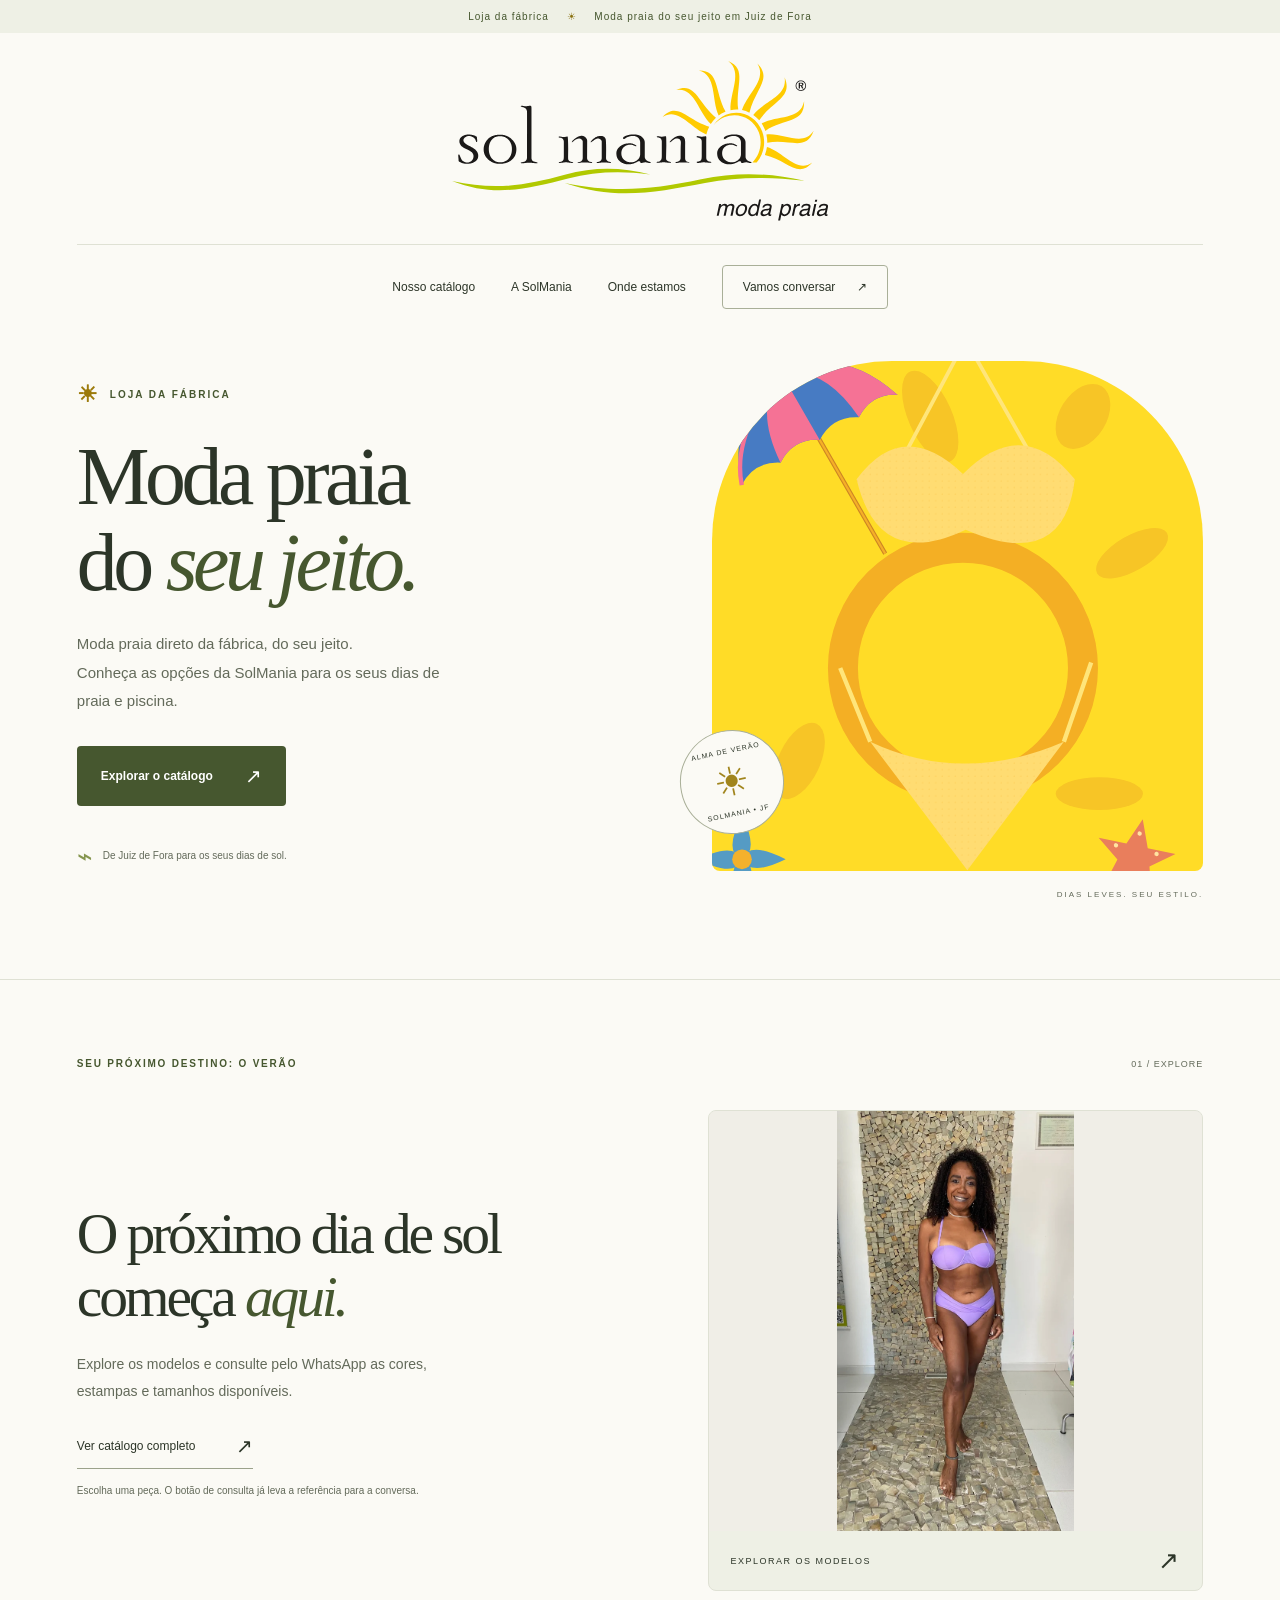
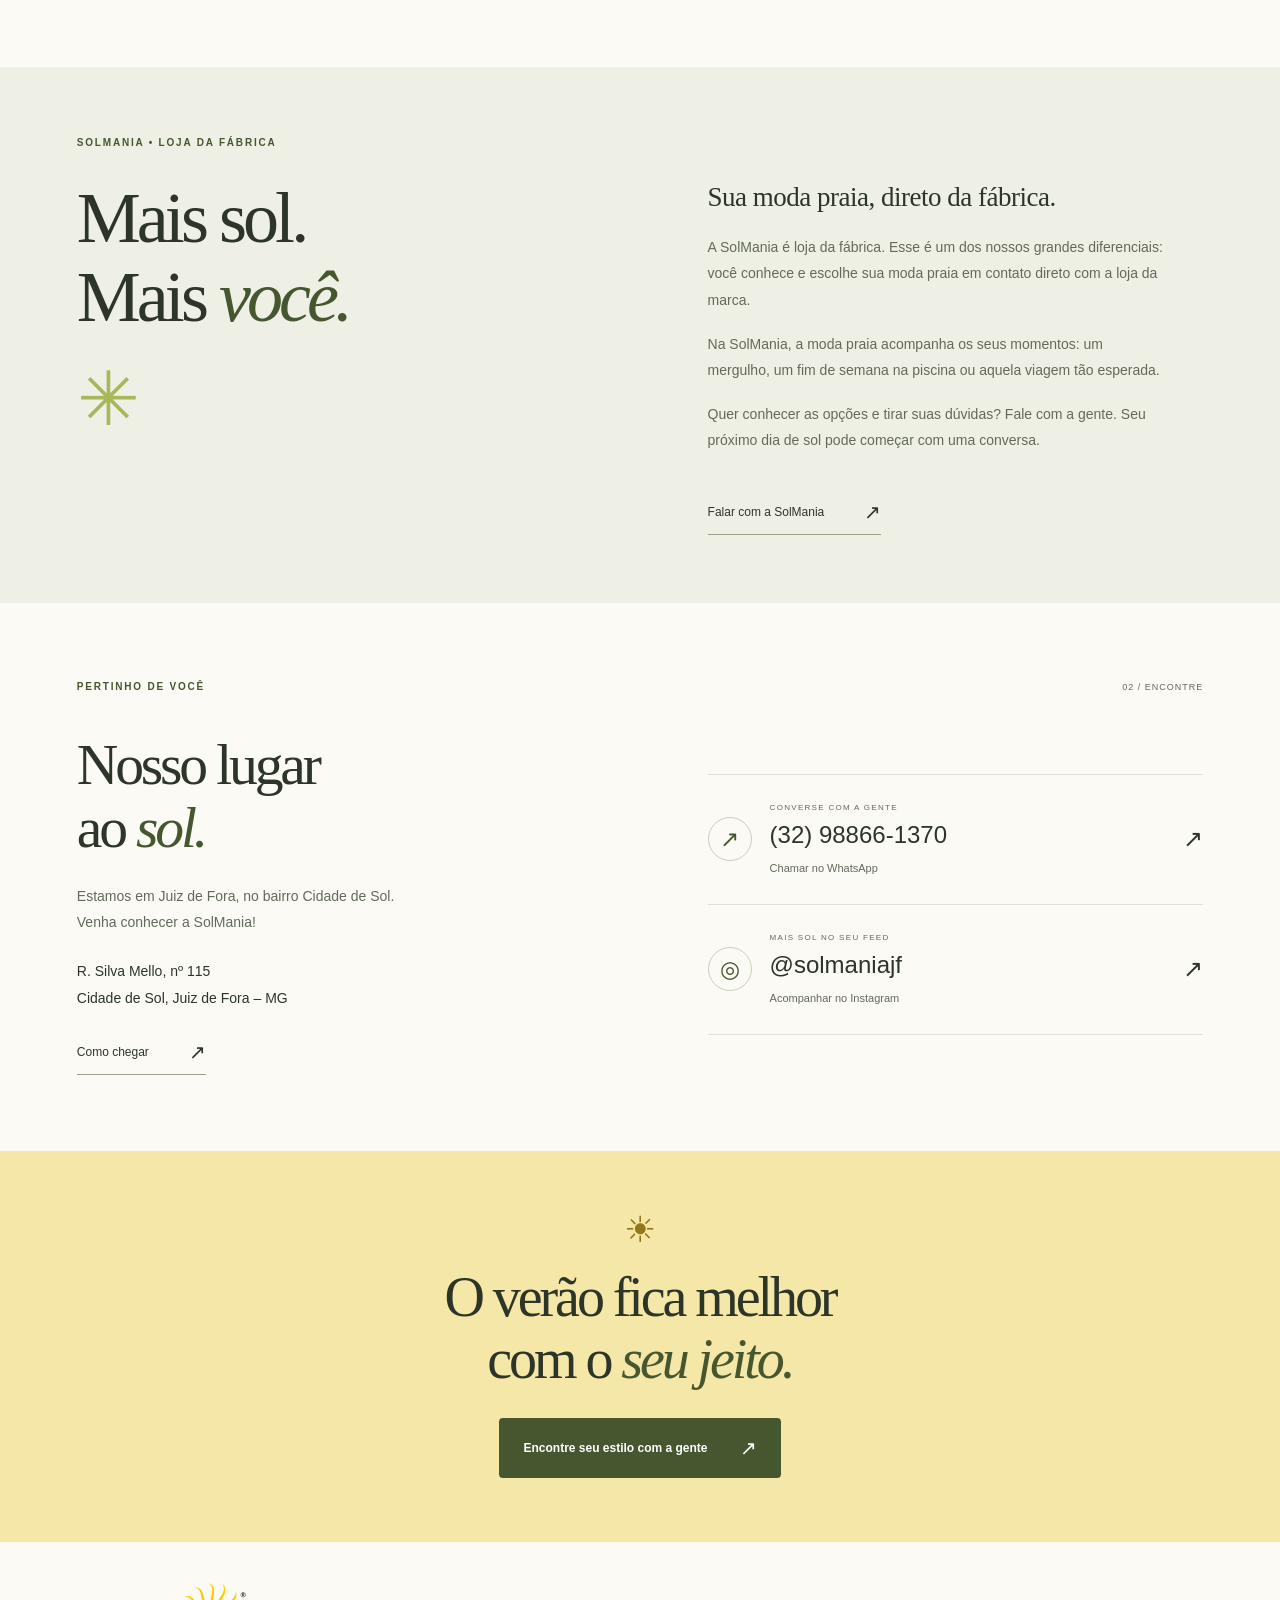
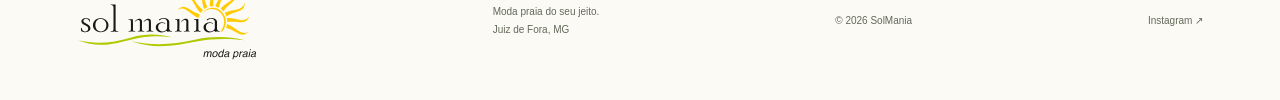
<file: index.html>
<!doctype html>
<html lang="pt-BR">
<head>
  <!-- Google tag (gtag.js) -->
  <script async src="https://www.googletagmanager.com/gtag/js?id=G-0Z5BWFKCD2"></script>
  <script>
    window.dataLayer = window.dataLayer || [];
    function gtag(){dataLayer.push(arguments);}
    gtag('js', new Date());
    gtag('config', 'G-0Z5BWFKCD2');
  </script>
  <meta charset="UTF-8">
  <meta name="viewport" content="width=device-width, initial-scale=1">
  <meta name="theme-color" content="#fbfaf5">
  <meta name="description" content="SolMania: moda praia do seu jeito em Juiz de Fora. Loja da fábrica: explore nosso catálogo e fale com a gente pelo WhatsApp.">
  <title>SolMania — Moda praia do seu jeito</title>
  <link rel="canonical" href="https://solmania.com.br/">
  <link rel="icon" href="assets/favicon.svg" type="image/svg+xml">
  <link rel="stylesheet" href="styles.css">
  <script src="script.js" defer></script>
</head>
<body>
  <a class="skip" href="#conteudo">Pular para o conteúdo</a>
  <div class="announcement">Loja da fábrica <span>☀</span> Moda praia do seu jeito em Juiz de Fora</div>
  <header class="header">
    <a class="brand" href="#" aria-label="SolMania, início"><img src="assets/logo/solmania.svg" width="3038" height="1304" alt="SolMania — lingerie e praia"></a>
    <button class="menu-toggle" aria-expanded="false" aria-controls="navigation" aria-label="Abrir menu"><span></span><span></span></button>
    <nav id="navigation" aria-label="Navegação principal">
      <a href="#catalogo">Nosso catálogo</a><a href="#sobre">A SolMania</a><a href="#visite">Onde estamos</a>
      <a class="nav-contact" href="https://wa.me/5532988661370" target="_blank" rel="noopener noreferrer">Vamos conversar <span aria-hidden="true">↗</span></a>
    </nav>
  </header>
  <main id="conteudo">
    <section class="hero" aria-labelledby="hero-title">
      <div class="hero-copy">
        <p class="factory-badge"><span aria-hidden="true">☀</span> LOJA DA FÁBRICA</p>
        <h1 id="hero-title">Moda praia<br>do <em>seu jeito.</em></h1>
        <p class="intro">Moda praia direto da fábrica, do seu jeito.<br>Conheça as opções da SolMania para os seus dias de praia e piscina.</p>
        <a class="button primary" href="catalogo.html">Explorar o catálogo <span aria-hidden="true">↗</span></a>
        <div class="hero-note"><span aria-hidden="true">⌁</span> De Juiz de Fora para os seus dias de sol.</div>
      </div>
      <div class="hero-art">
        <img src="assets/verao.svg" width="900" height="1050" alt="Ilustração inspirada no catálogo: biquíni amarelo e guarda-sol rosa e azul">
        <div class="round-stamp" aria-hidden="true"><span>ALMA DE VERÃO</span><b>☀</b><span>SOLMANIA • JF</span></div>
        <span class="art-caption">DIAS LEVES. SEU ESTILO.</span>
      </div>
    </section>
    <section class="catalog section" id="catalogo" aria-labelledby="catalog-title">
      <div class="section-heading"><p class="eyebrow">SEU PRÓXIMO DESTINO: O VERÃO</p><span class="section-number">01 / EXPLORE</span></div>
      <div class="catalog-grid"><div><h2 id="catalog-title">O próximo dia de sol<br>começa <em>aqui.</em></h2><p>Explore os modelos e consulte pelo WhatsApp as cores, estampas e tamanhos disponíveis.</p><a class="text-link" href="catalogo.html">Ver catálogo completo <span aria-hidden="true">↗</span></a><p class="small">Escolha uma peça. O botão de consulta já leva a referência para a conversa.</p></div>
      <a class="catalog-cover" href="catalogo.html" aria-label="Explorar os modelos do catálogo SolMania"><img src="assets/produtos/p05-1.webp" width="681" height="1210" alt="Biquíni SolMania com sutiã meia taça, referência 374, e calcinha 430" style="height:420px;object-fit:contain;background:#f0eee7"><span class="cover-bottom">EXPLORAR OS MODELOS <b aria-hidden="true">↗</b></span></a></div>
    </section>
    <section class="about section" id="sobre" aria-labelledby="about-title"><p class="eyebrow">SOLMANIA • LOJA DA FÁBRICA</p><div class="about-grid"><h2 id="about-title">Mais sol.<br>Mais <em>você.</em><span class="about-sun" aria-hidden="true">✳</span></h2><div><p class="large-copy">Sua moda praia, direto da fábrica.</p><p>A SolMania é loja da fábrica. Esse é um dos nossos grandes diferenciais: você conhece e escolhe sua moda praia em contato direto com a loja da marca.</p><p>Na SolMania, a moda praia acompanha os seus momentos: um mergulho, um fim de semana na piscina ou aquela viagem tão esperada.</p><p>Quer conhecer as opções e tirar suas dúvidas? Fale com a gente. Seu próximo dia de sol pode começar com uma conversa.</p><a class="text-link" href="https://wa.me/5532988661370?text=Ol%C3%A1%21%20Quero%20conhecer%20a%20moda%20praia%20da%20SolMania." target="_blank" rel="noopener noreferrer">Falar com a SolMania <span aria-hidden="true">↗</span></a></div></div></section>
    <section class="visit section" id="visite" aria-labelledby="visit-title"><div class="section-heading"><p class="eyebrow">PERTINHO DE VOCÊ</p><span class="section-number">02 / ENCONTRE</span></div><div class="visit-grid"><div><h2 id="visit-title">Nosso lugar<br>ao <em>sol.</em></h2><p>Estamos em Juiz de Fora, no bairro Cidade de Sol.<br>Venha conhecer a SolMania!</p><address>R. Silva Mello, nº 115<br>Cidade de Sol, Juiz de Fora – MG</address><a class="text-link" href="https://www.google.com/maps/dir/?api=1&amp;destination=Rua%20Silva%20Melo%2C%20115%2C%20Cidade%20do%20Sol%2C%20Juiz%20de%20Fora%20-%20MG%2C%2036085-360%2C%20Brasil" target="_blank" rel="noopener noreferrer">Como chegar <span aria-hidden="true">↗</span></a></div><div class="contact-list"><a href="https://wa.me/5532988661370" target="_blank" rel="noopener noreferrer"><span class="contact-icon" aria-hidden="true">↗</span><span><small>CONVERSE COM A GENTE</small><strong>(32) 98866-1370</strong><span>Chamar no WhatsApp</span></span><b aria-hidden="true">↗</b></a><a href="https://www.instagram.com/solmaniajf/" target="_blank" rel="noopener noreferrer"><span class="contact-icon" aria-hidden="true">◎</span><span><small>MAIS SOL NO SEU FEED</small><strong>@solmaniajf</strong><span>Acompanhar no Instagram</span></span><b aria-hidden="true">↗</b></a></div></div></section>
    <section class="closing"><span aria-hidden="true">☀</span><h2>O verão fica melhor<br>com o <em>seu jeito.</em></h2><a class="button light" href="https://wa.me/5532988661370" target="_blank" rel="noopener noreferrer">Encontre seu estilo com a gente <span aria-hidden="true">↗</span></a></section>
  </main>
  <footer><a class="brand" href="#"><img src="assets/logo/solmania.svg" width="3038" height="1304" alt="SolMania — lingerie e praia"></a><p>Moda praia do seu jeito.<br>Juiz de Fora, MG</p><span>© <span id="year">2026</span> SolMania</span><a href="https://www.instagram.com/solmaniajf/" target="_blank" rel="noopener noreferrer">Instagram ↗</a></footer>
</body>
</html>
</file>
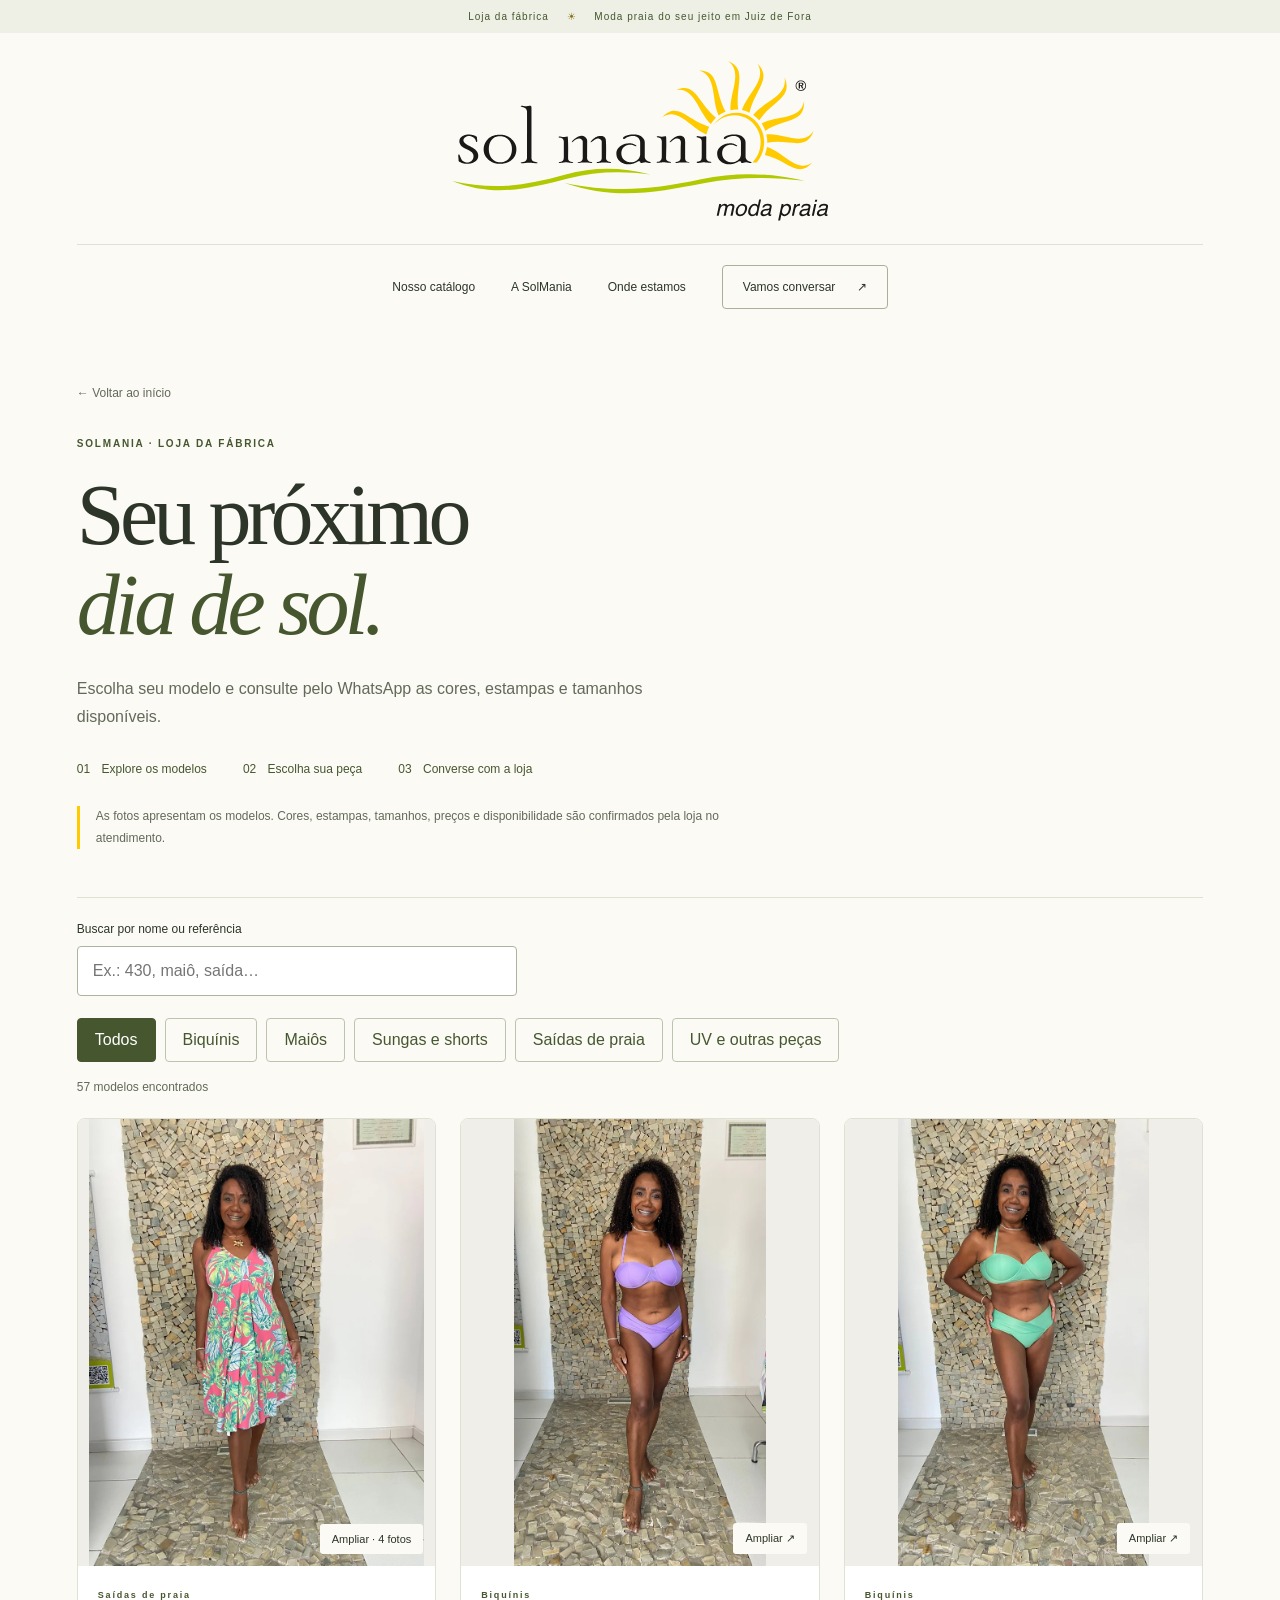
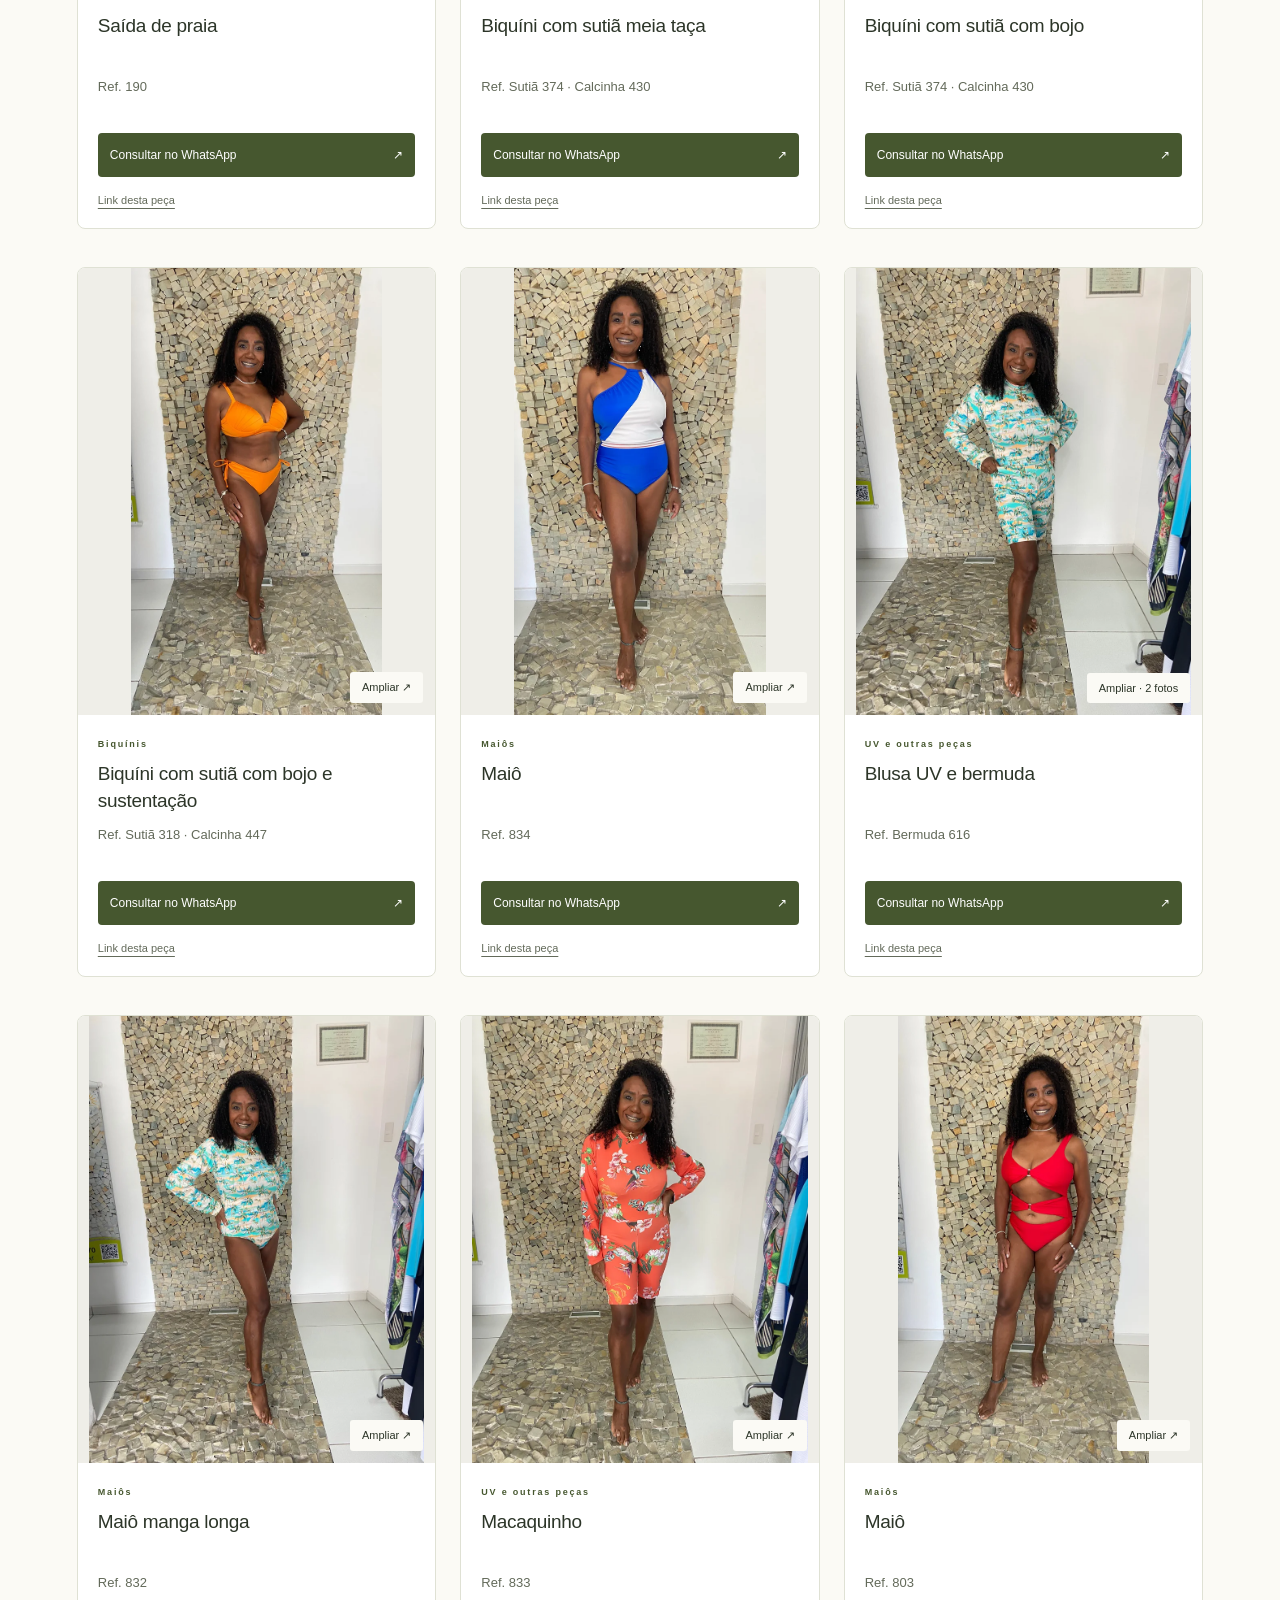
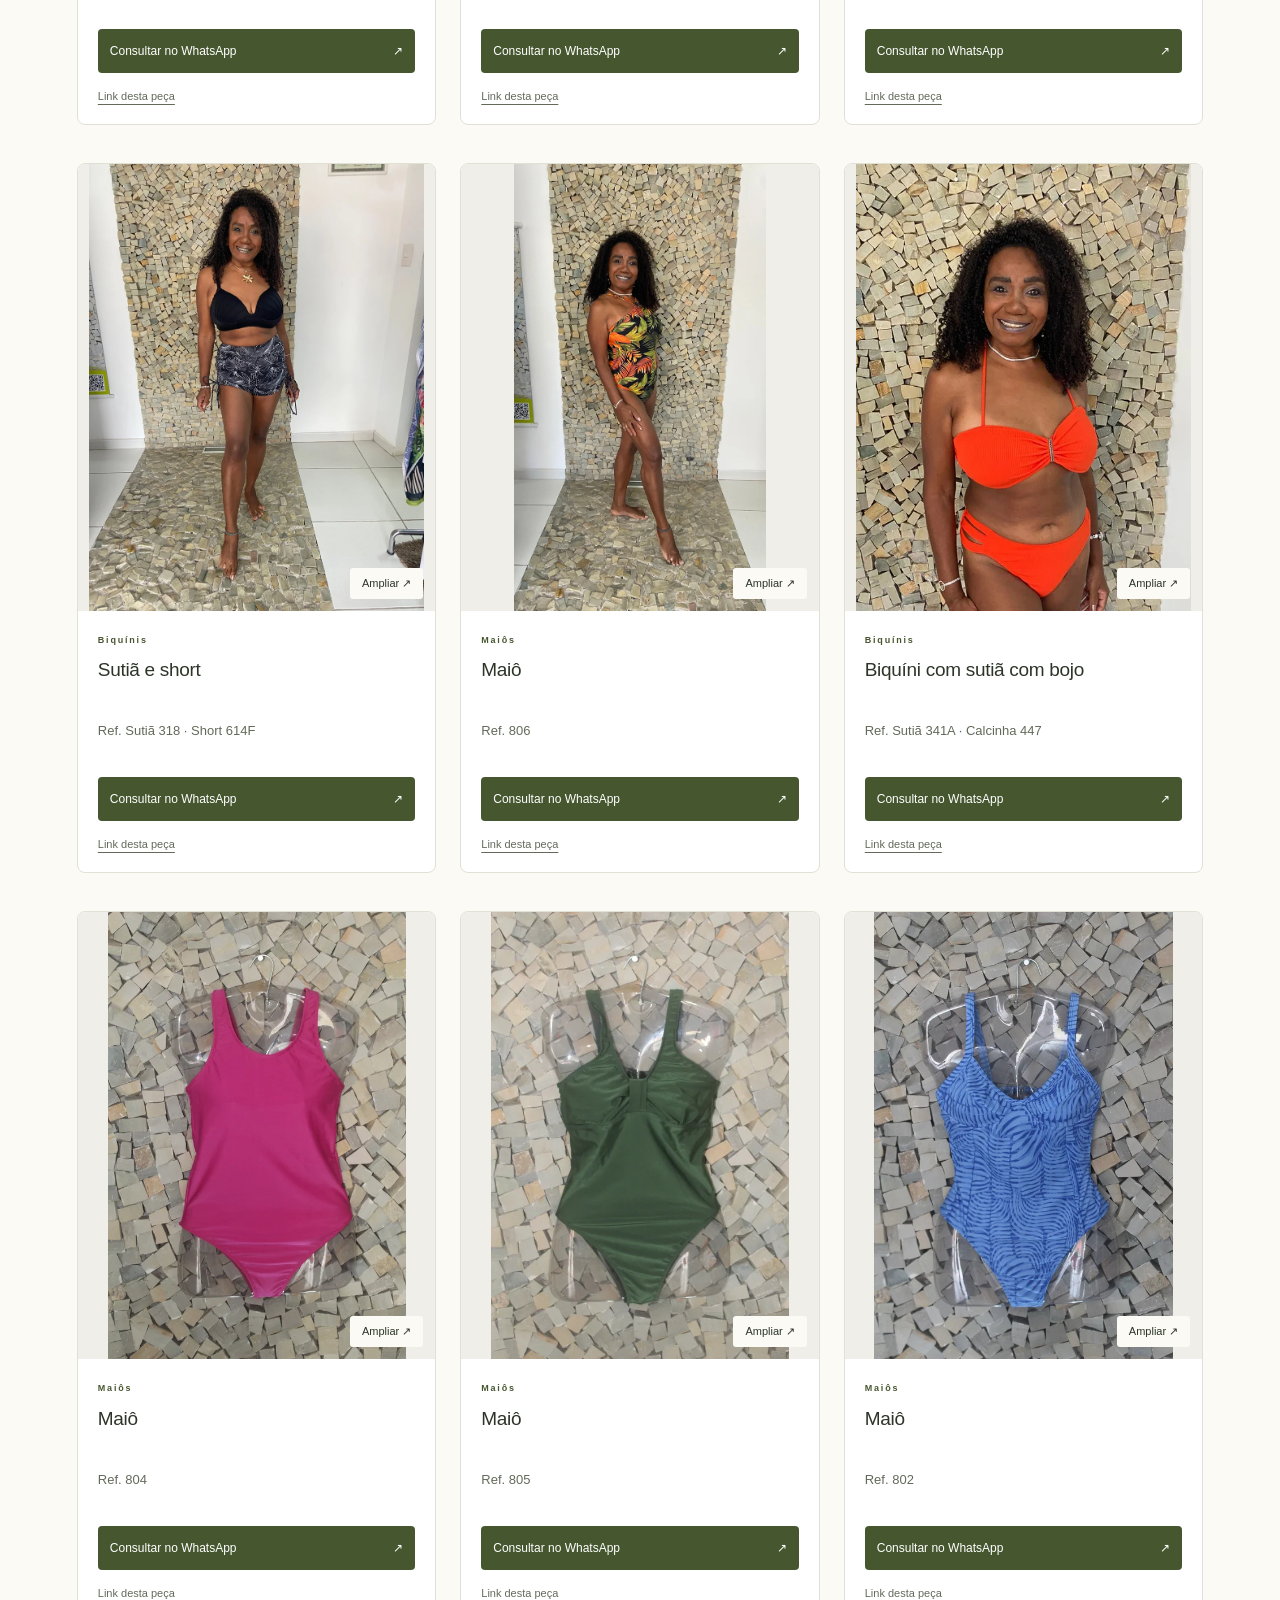
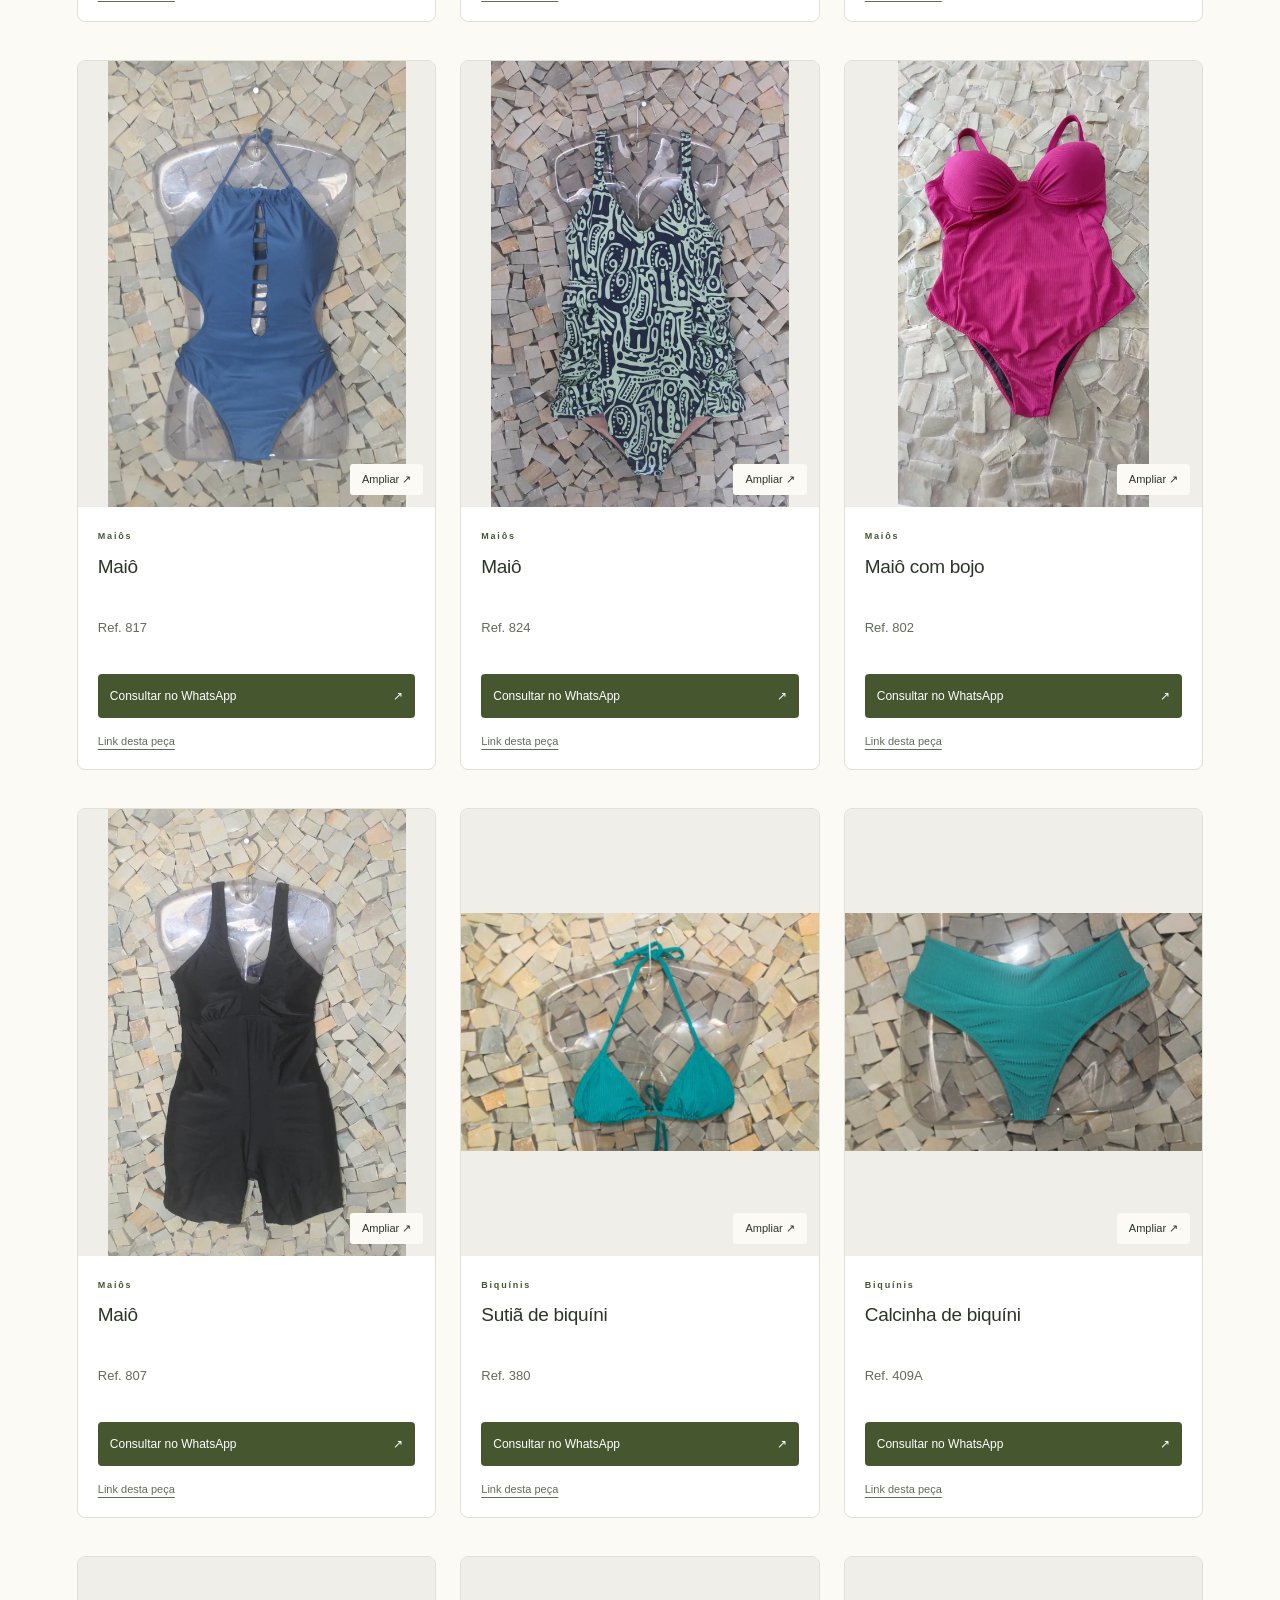
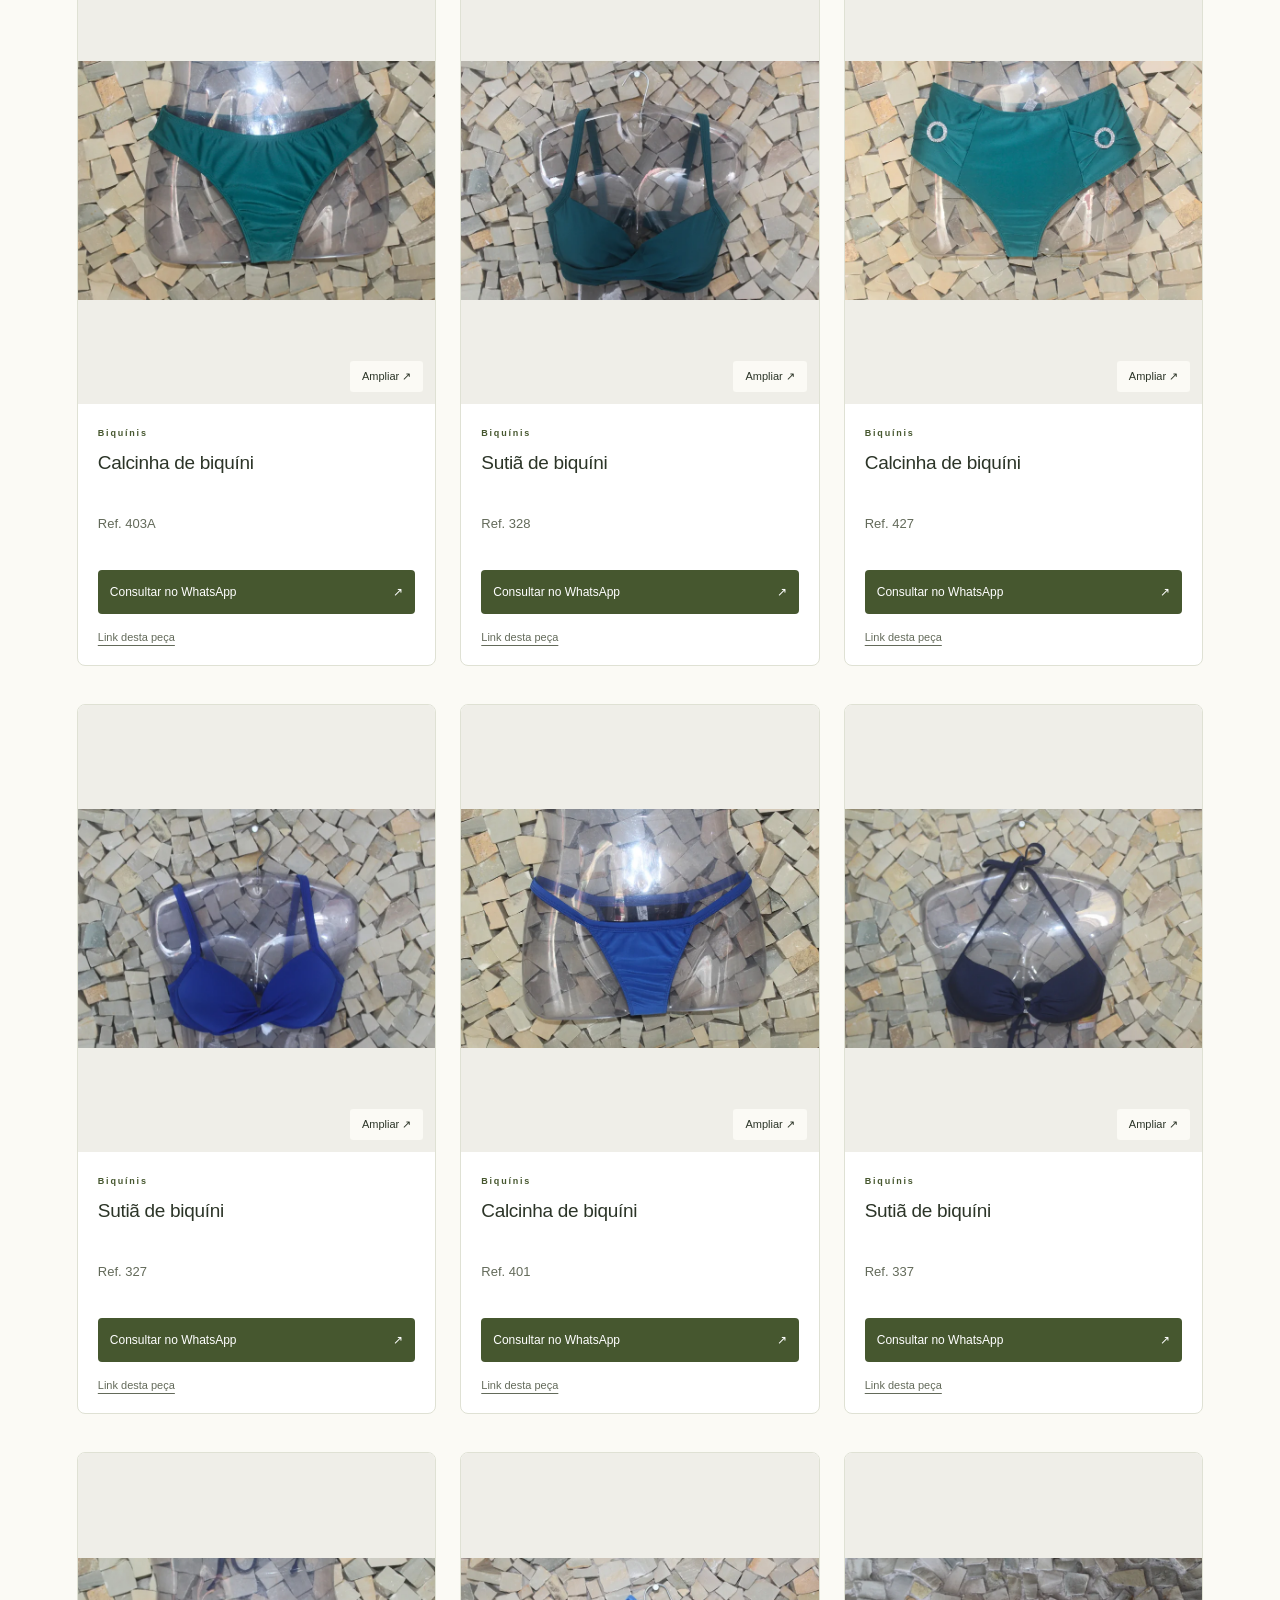
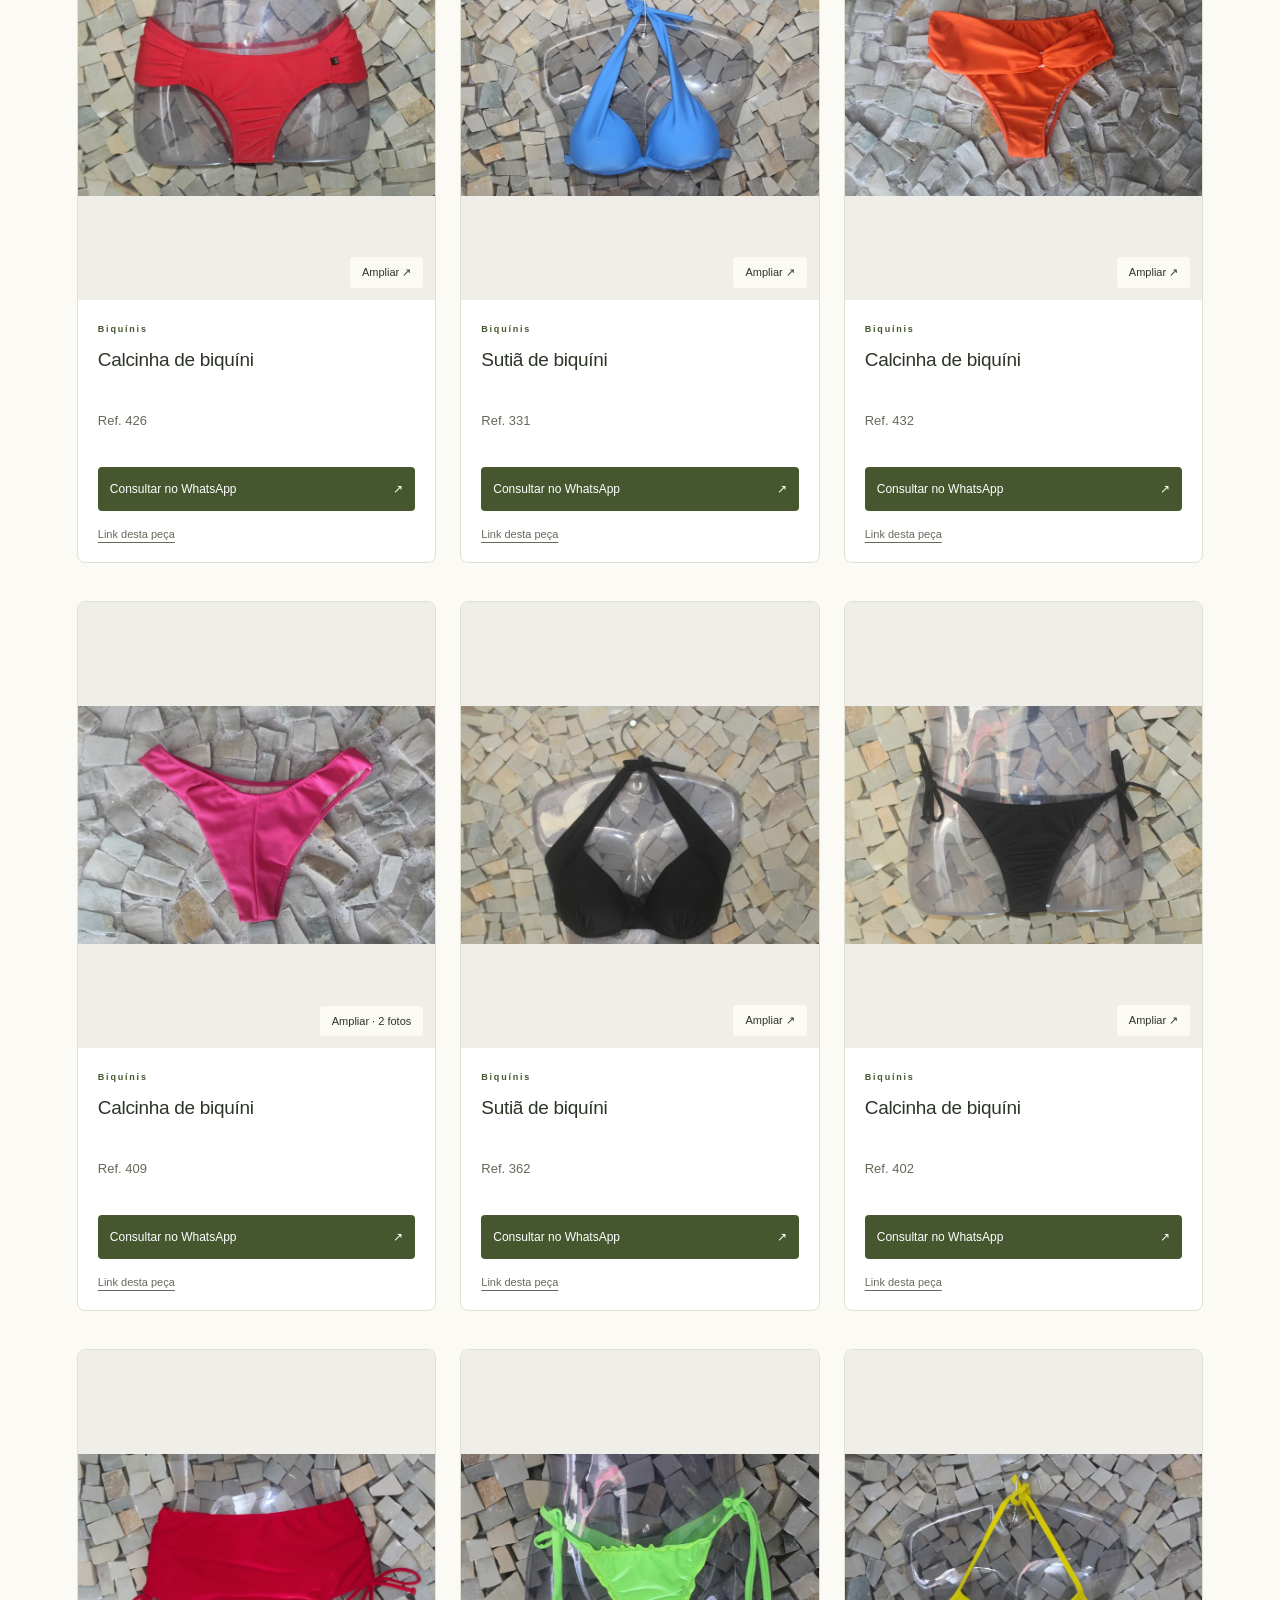
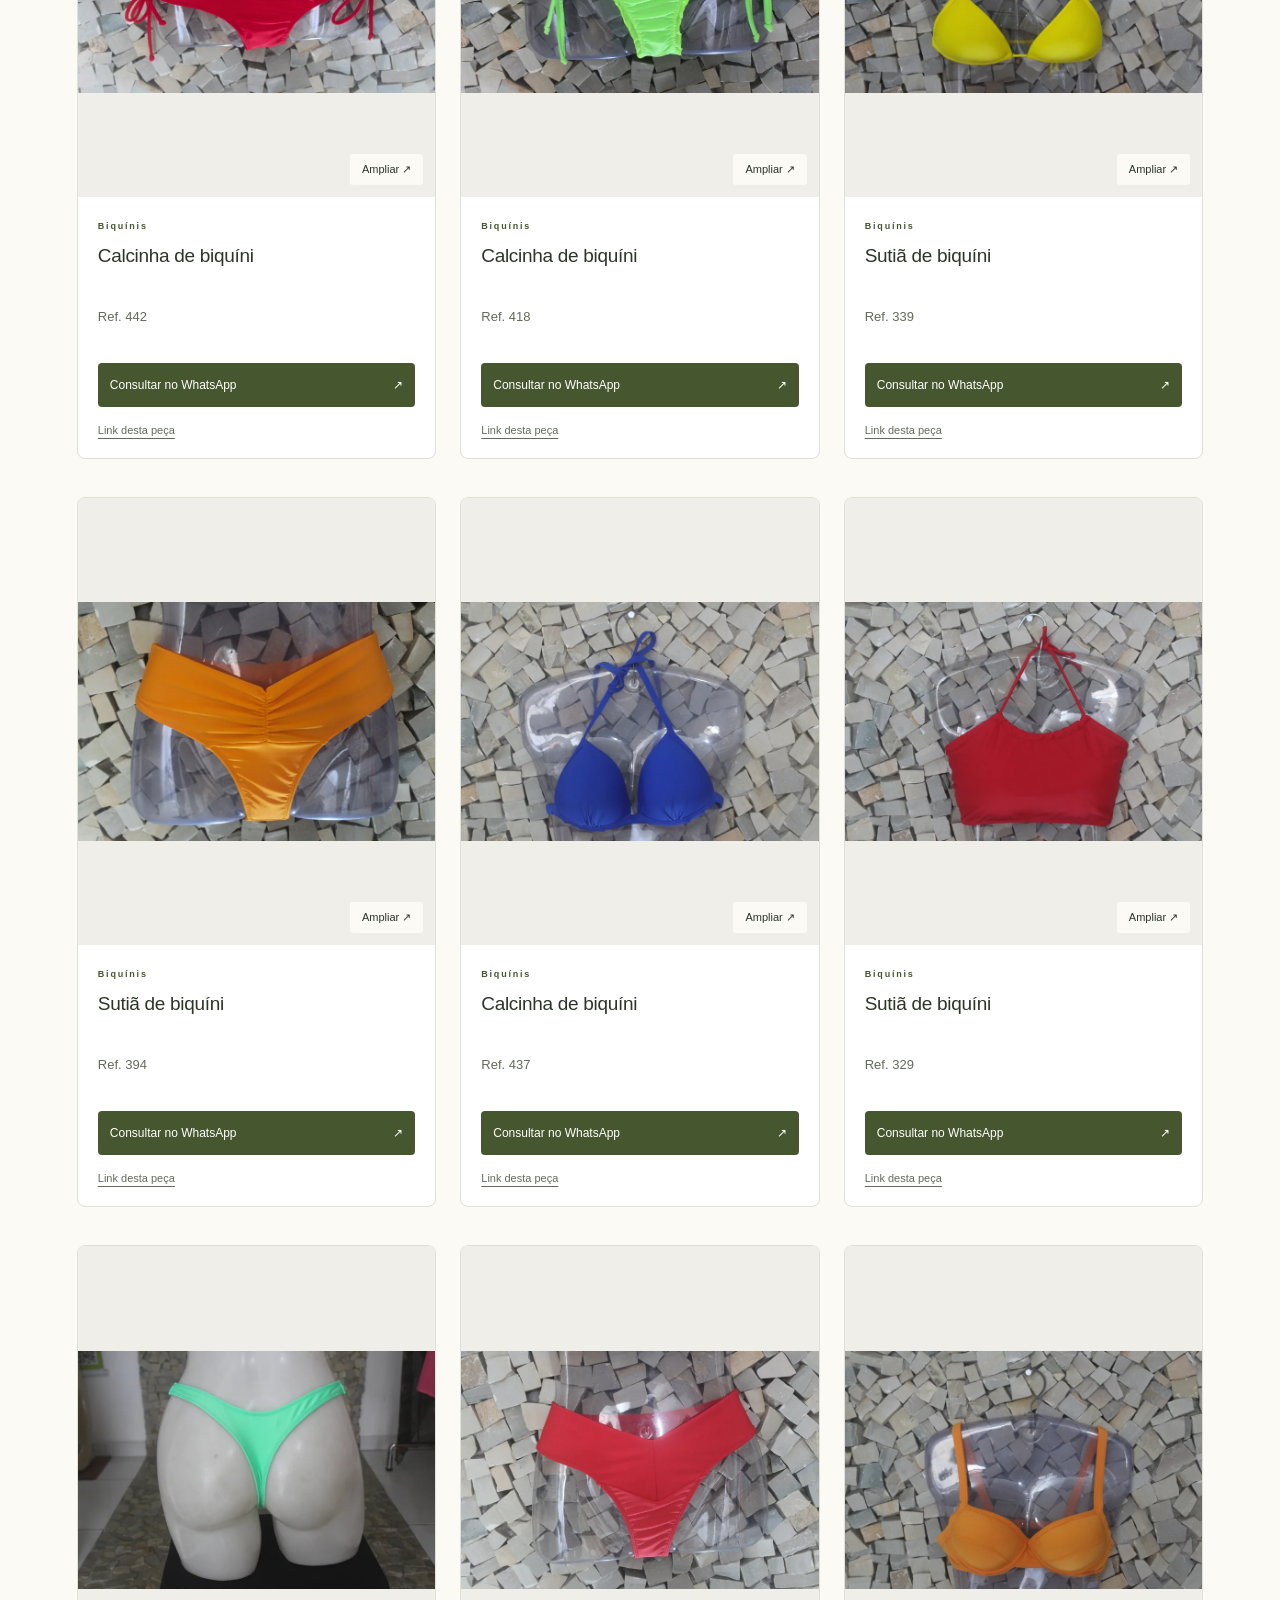
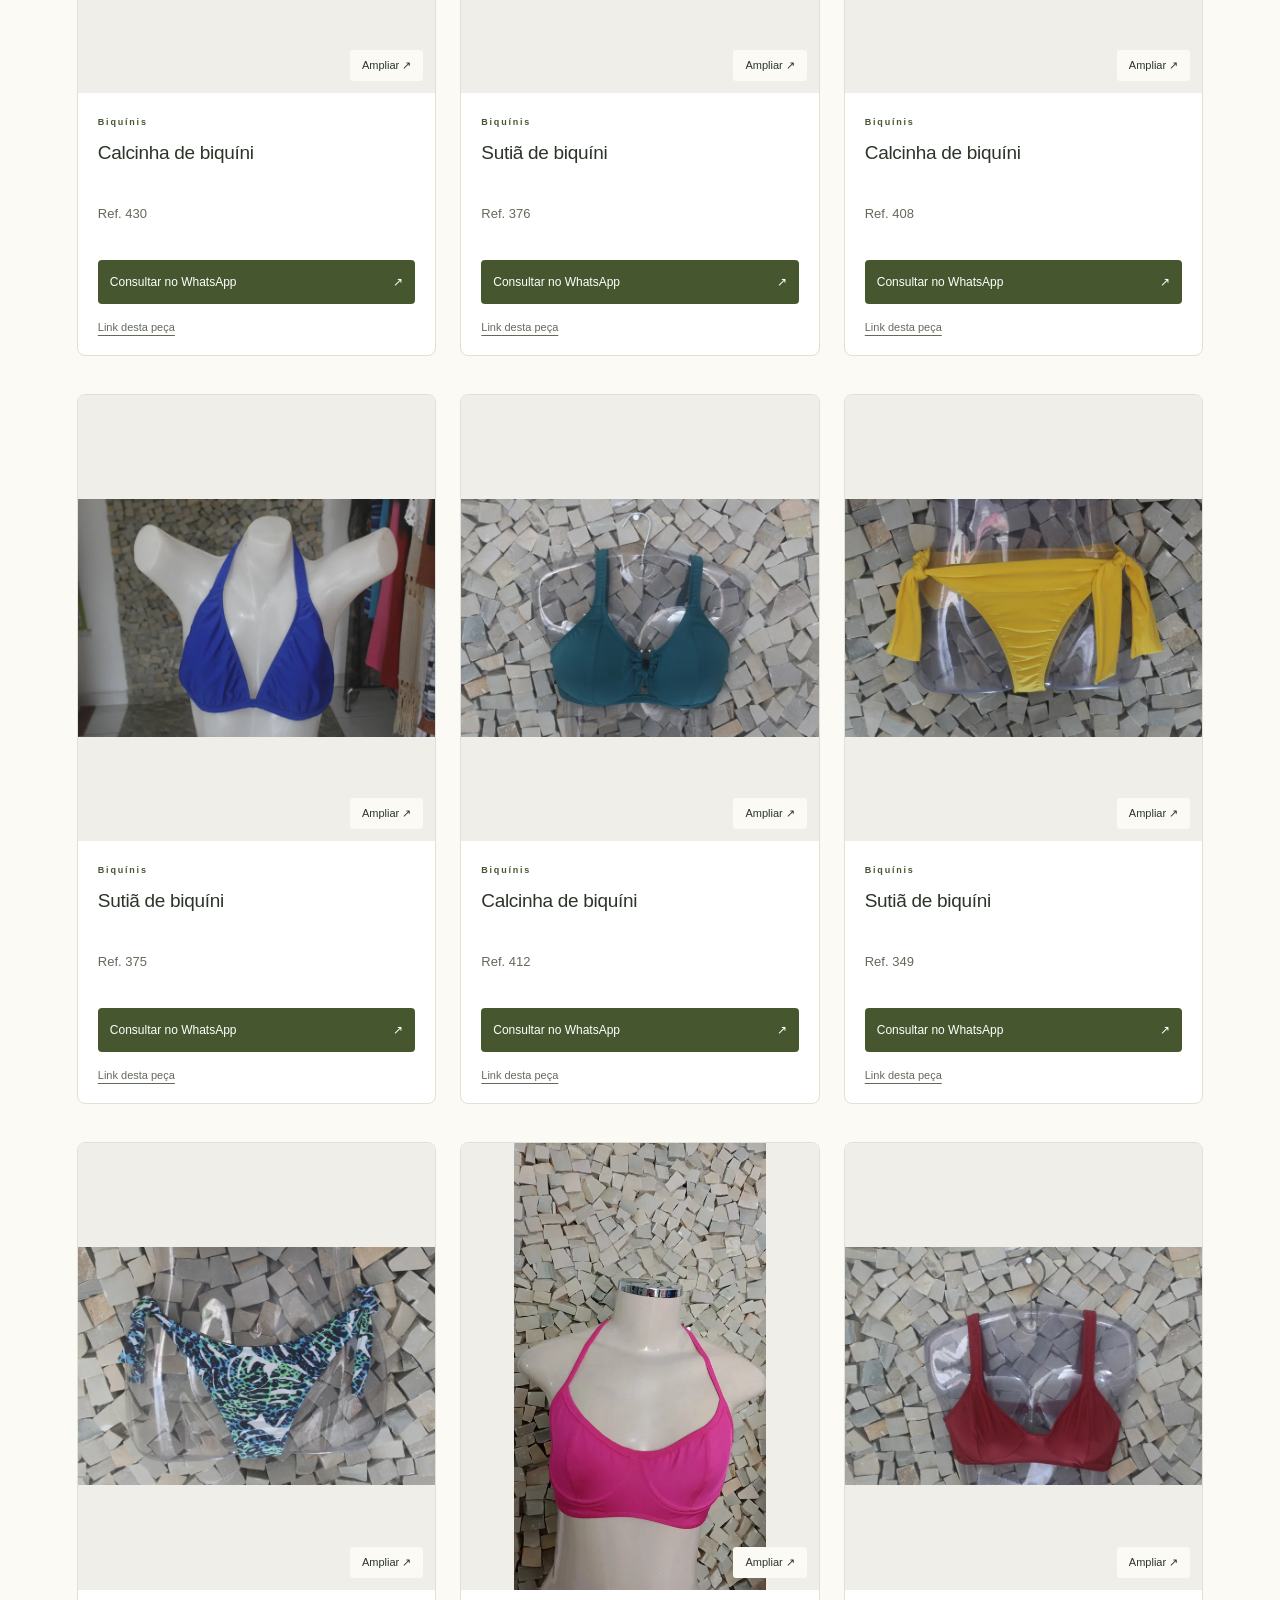
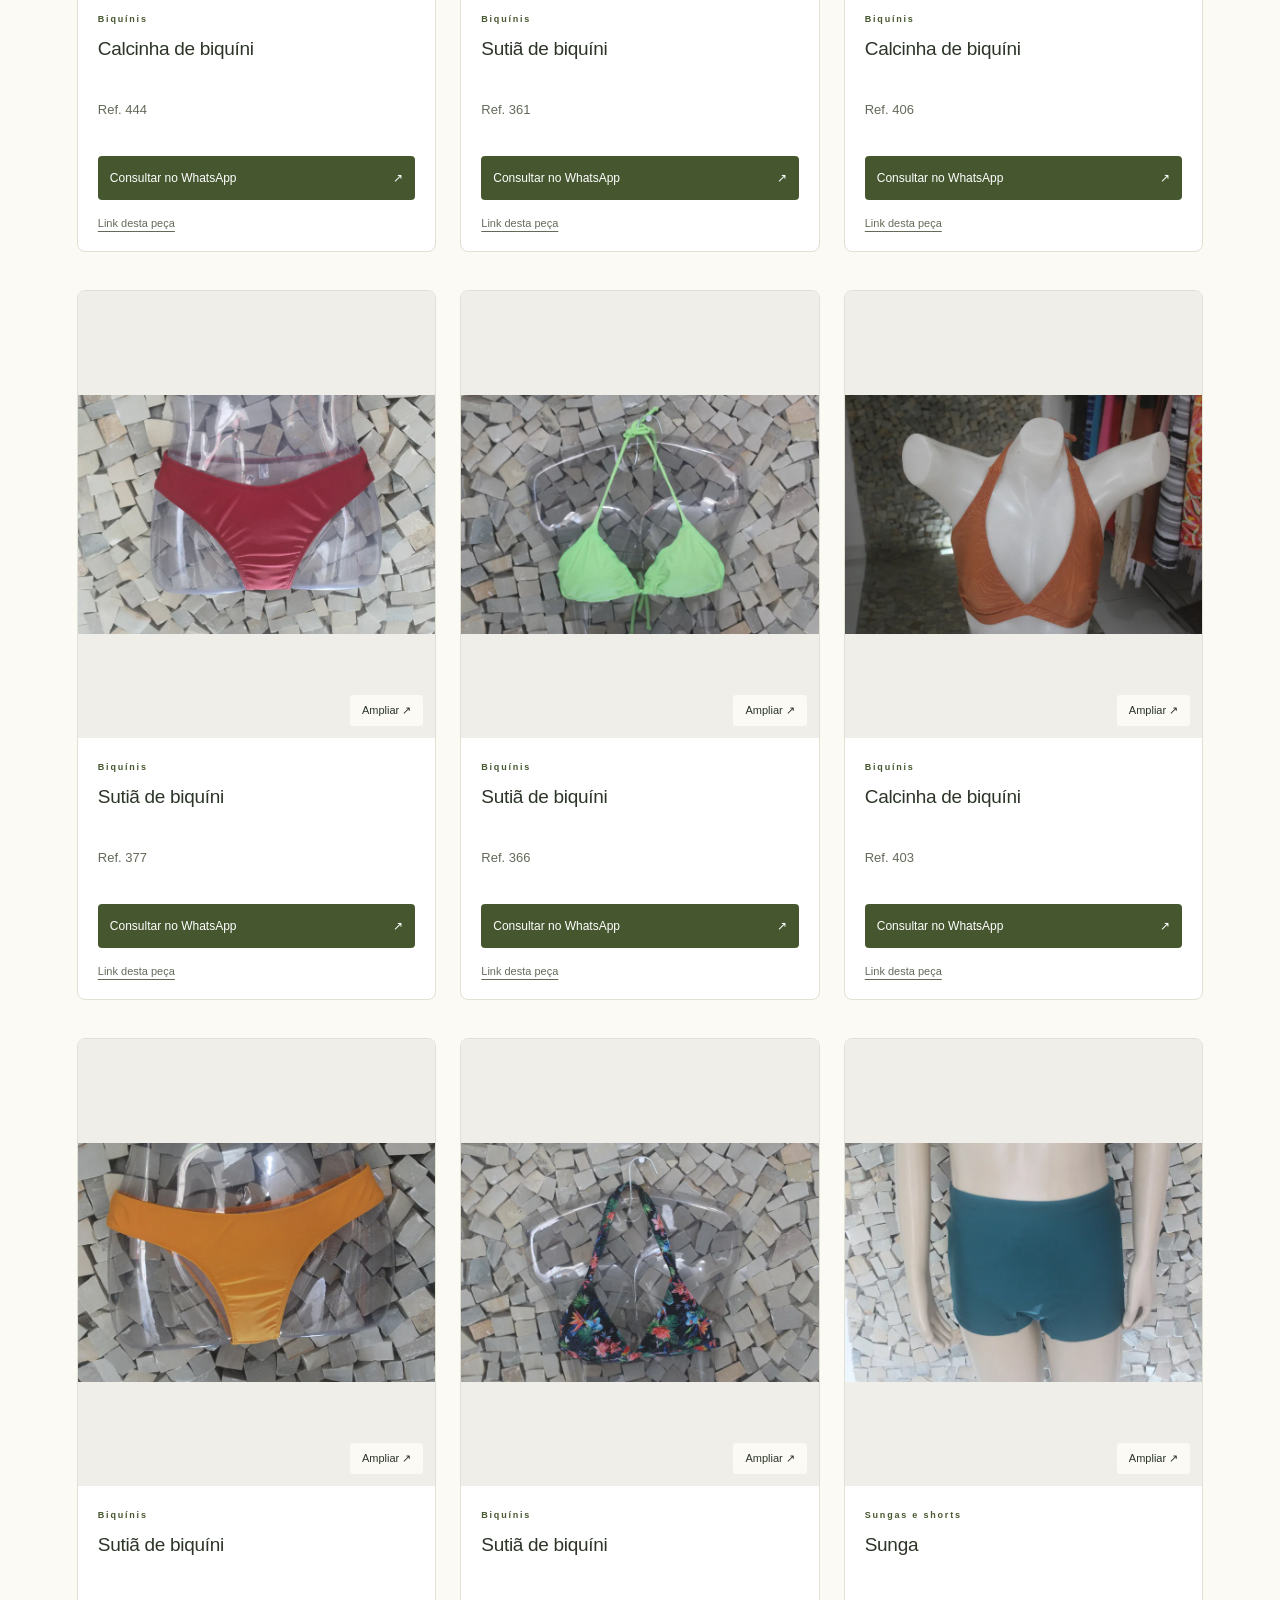
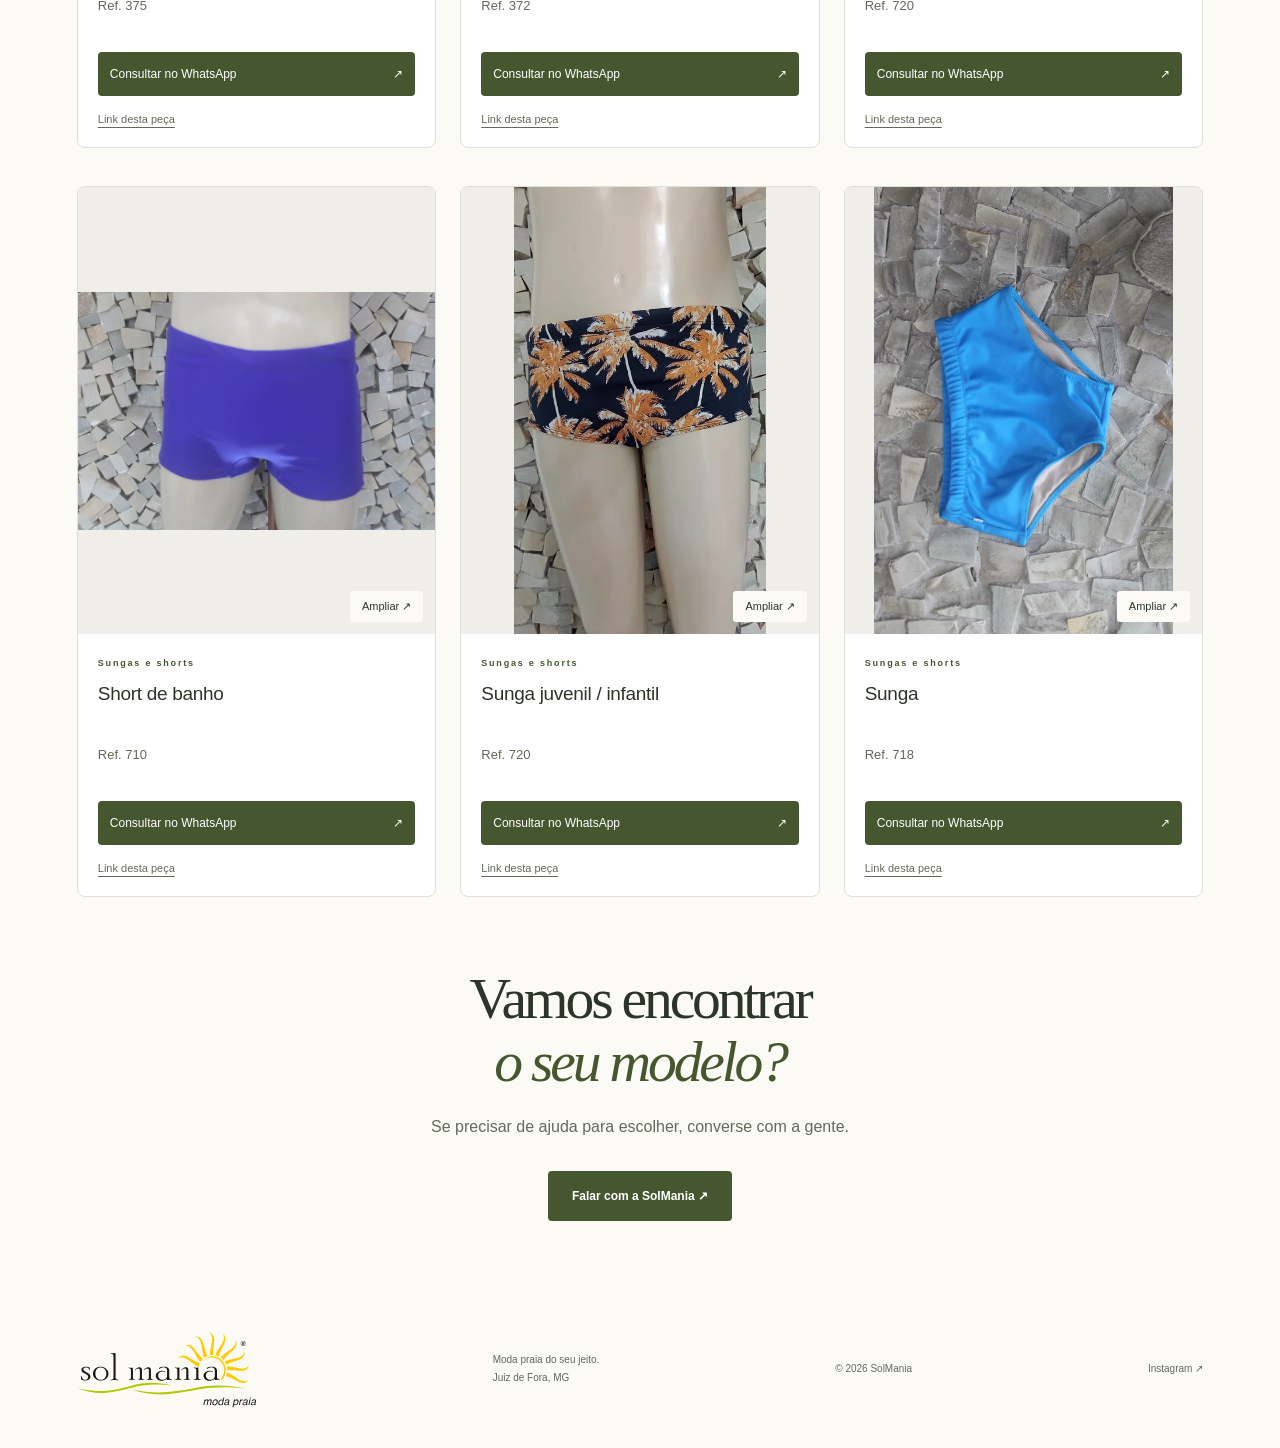
<file: catalogo.html>
<!doctype html>
<html lang="pt-BR">
<head>
  <!-- Google tag (gtag.js) -->
  <script async src="https://www.googletagmanager.com/gtag/js?id=G-0Z5BWFKCD2"></script>
  <script>
    window.dataLayer = window.dataLayer || [];
    function gtag(){dataLayer.push(arguments);}
    gtag('js', new Date());
    gtag('config', 'G-0Z5BWFKCD2');
  </script>
  <meta charset="UTF-8">
  <meta name="viewport" content="width=device-width, initial-scale=1">
  <meta name="theme-color" content="#fbfaf5">
  <meta name="description" content="SolMania: moda praia do seu jeito em Juiz de Fora. Loja da fábrica: explore nosso catálogo e fale com a gente pelo WhatsApp.">
  <title>Catálogo de moda praia — SolMania</title>
  <link rel="canonical" href="https://solmania.com.br/catalogo.html">
  <link rel="icon" href="assets/favicon.svg" type="image/svg+xml">
  <link rel="stylesheet" href="styles.css">
  <script src="script.js" defer></script>
  <link rel="stylesheet" href="catalogo.css">
  <script src="catalogo.js" defer></script>
</head>
<body>
  <a class="skip" href="#conteudo">Pular para o conteúdo</a>
  <div class="announcement">Loja da fábrica <span>☀</span> Moda praia do seu jeito em Juiz de Fora</div>
  <header class="header">
    <a class="brand" href="index.html" aria-label="SolMania, início"><img src="assets/logo/solmania.svg" width="3038" height="1304" alt="SolMania — moda praia"></a>
    <button class="menu-toggle" aria-expanded="false" aria-controls="navigation" aria-label="Abrir menu"><span></span><span></span></button>
    <nav id="navigation" aria-label="Navegação principal">
      <a href="catalogo.html">Nosso catálogo</a><a href="index.html#sobre">A SolMania</a><a href="index.html#visite">Onde estamos</a>
      <a class="nav-contact" href="https://wa.me/5532988661370" target="_blank" rel="noopener noreferrer">Vamos conversar <span aria-hidden="true">↗</span></a>
    </nav>
  </header>
  <main id="conteudo" class="catalog-page"><section class="catalog-intro"><a class="back-link" href="index.html">← Voltar ao início</a><p class="eyebrow">SOLMANIA · LOJA DA FÁBRICA</p><h1>Seu próximo<br><em>dia de sol.</em></h1><p>Escolha seu modelo e consulte pelo WhatsApp as cores, estampas e tamanhos disponíveis.</p><div class="catalog-guidance"><span>01 <b>Explore os modelos</b></span><span>02 <b>Escolha sua peça</b></span><span>03 <b>Converse com a loja</b></span></div><p class="availability">As fotos apresentam os modelos. Cores, estampas, tamanhos, preços e disponibilidade são confirmados pela loja no atendimento.</p></section><section aria-label="Modelos do catálogo"><div class="catalog-tools" hidden><label for="product-search">Buscar por nome ou referência</label><input id="product-search" type="search" placeholder="Ex.: 430, maiô, saída…" autocomplete="off"><div class="category-filters" role="group" aria-label="Filtrar por categoria"><button type="button" data-filter="Todos" aria-pressed="true">Todos</button><button type="button" data-filter="Biquínis" aria-pressed="false">Biquínis</button><button type="button" data-filter="Maiôs" aria-pressed="false">Maiôs</button><button type="button" data-filter="Sungas e shorts" aria-pressed="false">Sungas e shorts</button><button type="button" data-filter="Saídas de praia" aria-pressed="false">Saídas de praia</button><button type="button" data-filter="UV e outras peças" aria-pressed="false">UV e outras peças</button></div><p id="result-count" role="status" aria-live="polite"></p></div><div class="products"><article class="product-card" id="peca-4-1" data-category="Saídas de praia" data-search="Saída de praia 190 Saídas de praia">
 <button class="product-photo" type="button" data-photos='["p04-1.webp", "p04-2.webp", "p04-3.webp", "p04-4.webp"]' aria-label="Ampliar foto: Saída de praia, 190"><img src="assets/produtos/p04-1.webp" alt="Saída de praia — referência 190" width="850" height="1100" loading="lazy" decoding="async"><span>Ampliar  · 4 fotos</span></button>
 <div class="product-info"><p class="eyebrow">Saídas de praia</p><h2>Saída de praia</h2><p class="product-ref">Ref. 190</p><a class="product-contact" href="https://wa.me/5532988661370?text=Ol%C3%A1%21%20Gostei%20de%20sa%C3%ADda%20de%20praia%20%28ref.%20190%29.%20Quais%20cores%2C%20estampas%20e%20tamanhos%20est%C3%A3o%20dispon%C3%ADveis%3F%20https%3A//solmania.com.br/catalogo.html%23peca-4-1" target="_blank" rel="noopener noreferrer" aria-label="Consultar Saída de praia 190 no WhatsApp">Consultar no WhatsApp <span aria-hidden="true">↗</span></a><a class="product-permalink" href="#peca-4-1">Link desta peça</a></div></article>
<article class="product-card" id="peca-5-1" data-category="Biquínis" data-search="Biquíni com sutiã meia taça Sutiã 374 · Calcinha 430 Biquínis">
 <button class="product-photo" type="button" data-photos='["p05-1.webp"]' aria-label="Ampliar foto: Biquíni com sutiã meia taça, Sutiã 374 · Calcinha 430"><img src="assets/produtos/p05-1.webp" alt="Biquíni com sutiã meia taça — referência Sutiã 374 · Calcinha 430" width="850" height="1100" loading="lazy" decoding="async"><span>Ampliar ↗</span></button>
 <div class="product-info"><p class="eyebrow">Biquínis</p><h2>Biquíni com sutiã meia taça</h2><p class="product-ref">Ref. Sutiã 374 · Calcinha 430</p><a class="product-contact" href="https://wa.me/5532988661370?text=Ol%C3%A1%21%20Gostei%20de%20biqu%C3%ADni%20com%20suti%C3%A3%20meia%20ta%C3%A7a%20%28ref.%20Suti%C3%A3%20374%20%C2%B7%20Calcinha%20430%29.%20Quais%20cores%2C%20estampas%20e%20tamanhos%20est%C3%A3o%20dispon%C3%ADveis%3F%20https%3A//solmania.com.br/catalogo.html%23peca-5-1" target="_blank" rel="noopener noreferrer" aria-label="Consultar Biquíni com sutiã meia taça Sutiã 374 · Calcinha 430 no WhatsApp">Consultar no WhatsApp <span aria-hidden="true">↗</span></a><a class="product-permalink" href="#peca-5-1">Link desta peça</a></div></article>
<article class="product-card" id="peca-5-2" data-category="Biquínis" data-search="Biquíni com sutiã com bojo Sutiã 374 · Calcinha 430 Biquínis">
 <button class="product-photo" type="button" data-photos='["p05-2.webp"]' aria-label="Ampliar foto: Biquíni com sutiã com bojo, Sutiã 374 · Calcinha 430"><img src="assets/produtos/p05-2.webp" alt="Biquíni com sutiã com bojo — referência Sutiã 374 · Calcinha 430" width="850" height="1100" loading="lazy" decoding="async"><span>Ampliar ↗</span></button>
 <div class="product-info"><p class="eyebrow">Biquínis</p><h2>Biquíni com sutiã com bojo</h2><p class="product-ref">Ref. Sutiã 374 · Calcinha 430</p><a class="product-contact" href="https://wa.me/5532988661370?text=Ol%C3%A1%21%20Gostei%20de%20biqu%C3%ADni%20com%20suti%C3%A3%20com%20bojo%20%28ref.%20Suti%C3%A3%20374%20%C2%B7%20Calcinha%20430%29.%20Quais%20cores%2C%20estampas%20e%20tamanhos%20est%C3%A3o%20dispon%C3%ADveis%3F%20https%3A//solmania.com.br/catalogo.html%23peca-5-2" target="_blank" rel="noopener noreferrer" aria-label="Consultar Biquíni com sutiã com bojo Sutiã 374 · Calcinha 430 no WhatsApp">Consultar no WhatsApp <span aria-hidden="true">↗</span></a><a class="product-permalink" href="#peca-5-2">Link desta peça</a></div></article>
<article class="product-card" id="peca-5-3" data-category="Biquínis" data-search="Biquíni com sutiã com bojo e sustentação Sutiã 318 · Calcinha 447 Biquínis">
 <button class="product-photo" type="button" data-photos='["p05-3.webp"]' aria-label="Ampliar foto: Biquíni com sutiã com bojo e sustentação, Sutiã 318 · Calcinha 447"><img src="assets/produtos/p05-3.webp" alt="Biquíni com sutiã com bojo e sustentação — referência Sutiã 318 · Calcinha 447" width="850" height="1100" loading="lazy" decoding="async"><span>Ampliar ↗</span></button>
 <div class="product-info"><p class="eyebrow">Biquínis</p><h2>Biquíni com sutiã com bojo e sustentação</h2><p class="product-ref">Ref. Sutiã 318 · Calcinha 447</p><a class="product-contact" href="https://wa.me/5532988661370?text=Ol%C3%A1%21%20Gostei%20de%20biqu%C3%ADni%20com%20suti%C3%A3%20com%20bojo%20e%20sustenta%C3%A7%C3%A3o%20%28ref.%20Suti%C3%A3%20318%20%C2%B7%20Calcinha%20447%29.%20Quais%20cores%2C%20estampas%20e%20tamanhos%20est%C3%A3o%20dispon%C3%ADveis%3F%20https%3A//solmania.com.br/catalogo.html%23peca-5-3" target="_blank" rel="noopener noreferrer" aria-label="Consultar Biquíni com sutiã com bojo e sustentação Sutiã 318 · Calcinha 447 no WhatsApp">Consultar no WhatsApp <span aria-hidden="true">↗</span></a><a class="product-permalink" href="#peca-5-3">Link desta peça</a></div></article>
<article class="product-card" id="peca-5-4" data-category="Maiôs" data-search="Maiô 834 Maiôs">
 <button class="product-photo" type="button" data-photos='["p05-4.webp"]' aria-label="Ampliar foto: Maiô, 834"><img src="assets/produtos/p05-4.webp" alt="Maiô — referência 834" width="850" height="1100" loading="lazy" decoding="async"><span>Ampliar ↗</span></button>
 <div class="product-info"><p class="eyebrow">Maiôs</p><h2>Maiô</h2><p class="product-ref">Ref. 834</p><a class="product-contact" href="https://wa.me/5532988661370?text=Ol%C3%A1%21%20Gostei%20de%20mai%C3%B4%20%28ref.%20834%29.%20Quais%20cores%2C%20estampas%20e%20tamanhos%20est%C3%A3o%20dispon%C3%ADveis%3F%20https%3A//solmania.com.br/catalogo.html%23peca-5-4" target="_blank" rel="noopener noreferrer" aria-label="Consultar Maiô 834 no WhatsApp">Consultar no WhatsApp <span aria-hidden="true">↗</span></a><a class="product-permalink" href="#peca-5-4">Link desta peça</a></div></article>
<article class="product-card" id="peca-6-1" data-category="UV e outras peças" data-search="Blusa UV e bermuda Bermuda 616 UV e outras peças">
 <button class="product-photo" type="button" data-photos='["p06-1.webp", "p06-4.webp"]' aria-label="Ampliar foto: Blusa UV e bermuda, Bermuda 616"><img src="assets/produtos/p06-1.webp" alt="Blusa UV e bermuda — referência Bermuda 616" width="850" height="1100" loading="lazy" decoding="async"><span>Ampliar  · 2 fotos</span></button>
 <div class="product-info"><p class="eyebrow">UV e outras peças</p><h2>Blusa UV e bermuda</h2><p class="product-ref">Ref. Bermuda 616</p><a class="product-contact" href="https://wa.me/5532988661370?text=Ol%C3%A1%21%20Gostei%20de%20blusa%20uv%20e%20bermuda%20%28ref.%20Bermuda%20616%29.%20Quais%20cores%2C%20estampas%20e%20tamanhos%20est%C3%A3o%20dispon%C3%ADveis%3F%20https%3A//solmania.com.br/catalogo.html%23peca-6-1" target="_blank" rel="noopener noreferrer" aria-label="Consultar Blusa UV e bermuda Bermuda 616 no WhatsApp">Consultar no WhatsApp <span aria-hidden="true">↗</span></a><a class="product-permalink" href="#peca-6-1">Link desta peça</a></div></article>
<article class="product-card" id="peca-6-2" data-category="Maiôs" data-search="Maiô manga longa 832 Maiôs">
 <button class="product-photo" type="button" data-photos='["p06-2.webp"]' aria-label="Ampliar foto: Maiô manga longa, 832"><img src="assets/produtos/p06-2.webp" alt="Maiô manga longa — referência 832" width="850" height="1100" loading="lazy" decoding="async"><span>Ampliar ↗</span></button>
 <div class="product-info"><p class="eyebrow">Maiôs</p><h2>Maiô manga longa</h2><p class="product-ref">Ref. 832</p><a class="product-contact" href="https://wa.me/5532988661370?text=Ol%C3%A1%21%20Gostei%20de%20mai%C3%B4%20manga%20longa%20%28ref.%20832%29.%20Quais%20cores%2C%20estampas%20e%20tamanhos%20est%C3%A3o%20dispon%C3%ADveis%3F%20https%3A//solmania.com.br/catalogo.html%23peca-6-2" target="_blank" rel="noopener noreferrer" aria-label="Consultar Maiô manga longa 832 no WhatsApp">Consultar no WhatsApp <span aria-hidden="true">↗</span></a><a class="product-permalink" href="#peca-6-2">Link desta peça</a></div></article>
<article class="product-card" id="peca-6-3" data-category="UV e outras peças" data-search="Macaquinho 833 UV e outras peças">
 <button class="product-photo" type="button" data-photos='["p06-3.webp"]' aria-label="Ampliar foto: Macaquinho, 833"><img src="assets/produtos/p06-3.webp" alt="Macaquinho — referência 833" width="850" height="1100" loading="lazy" decoding="async"><span>Ampliar ↗</span></button>
 <div class="product-info"><p class="eyebrow">UV e outras peças</p><h2>Macaquinho</h2><p class="product-ref">Ref. 833</p><a class="product-contact" href="https://wa.me/5532988661370?text=Ol%C3%A1%21%20Gostei%20de%20macaquinho%20%28ref.%20833%29.%20Quais%20cores%2C%20estampas%20e%20tamanhos%20est%C3%A3o%20dispon%C3%ADveis%3F%20https%3A//solmania.com.br/catalogo.html%23peca-6-3" target="_blank" rel="noopener noreferrer" aria-label="Consultar Macaquinho 833 no WhatsApp">Consultar no WhatsApp <span aria-hidden="true">↗</span></a><a class="product-permalink" href="#peca-6-3">Link desta peça</a></div></article>
<article class="product-card" id="peca-7-1" data-category="Maiôs" data-search="Maiô 803 Maiôs">
 <button class="product-photo" type="button" data-photos='["p07-1.webp"]' aria-label="Ampliar foto: Maiô, 803"><img src="assets/produtos/p07-1.webp" alt="Maiô — referência 803" width="850" height="1100" loading="lazy" decoding="async"><span>Ampliar ↗</span></button>
 <div class="product-info"><p class="eyebrow">Maiôs</p><h2>Maiô</h2><p class="product-ref">Ref. 803</p><a class="product-contact" href="https://wa.me/5532988661370?text=Ol%C3%A1%21%20Gostei%20de%20mai%C3%B4%20%28ref.%20803%29.%20Quais%20cores%2C%20estampas%20e%20tamanhos%20est%C3%A3o%20dispon%C3%ADveis%3F%20https%3A//solmania.com.br/catalogo.html%23peca-7-1" target="_blank" rel="noopener noreferrer" aria-label="Consultar Maiô 803 no WhatsApp">Consultar no WhatsApp <span aria-hidden="true">↗</span></a><a class="product-permalink" href="#peca-7-1">Link desta peça</a></div></article>
<article class="product-card" id="peca-7-2" data-category="Biquínis" data-search="Sutiã e short Sutiã 318 · Short 614F Biquínis">
 <button class="product-photo" type="button" data-photos='["p07-2.webp"]' aria-label="Ampliar foto: Sutiã e short, Sutiã 318 · Short 614F"><img src="assets/produtos/p07-2.webp" alt="Sutiã e short — referência Sutiã 318 · Short 614F" width="850" height="1100" loading="lazy" decoding="async"><span>Ampliar ↗</span></button>
 <div class="product-info"><p class="eyebrow">Biquínis</p><h2>Sutiã e short</h2><p class="product-ref">Ref. Sutiã 318 · Short 614F</p><a class="product-contact" href="https://wa.me/5532988661370?text=Ol%C3%A1%21%20Gostei%20de%20suti%C3%A3%20e%20short%20%28ref.%20Suti%C3%A3%20318%20%C2%B7%20Short%20614F%29.%20Quais%20cores%2C%20estampas%20e%20tamanhos%20est%C3%A3o%20dispon%C3%ADveis%3F%20https%3A//solmania.com.br/catalogo.html%23peca-7-2" target="_blank" rel="noopener noreferrer" aria-label="Consultar Sutiã e short Sutiã 318 · Short 614F no WhatsApp">Consultar no WhatsApp <span aria-hidden="true">↗</span></a><a class="product-permalink" href="#peca-7-2">Link desta peça</a></div></article>
<article class="product-card" id="peca-7-3" data-category="Maiôs" data-search="Maiô 806 Maiôs">
 <button class="product-photo" type="button" data-photos='["p07-3.webp"]' aria-label="Ampliar foto: Maiô, 806"><img src="assets/produtos/p07-3.webp" alt="Maiô — referência 806" width="850" height="1100" loading="lazy" decoding="async"><span>Ampliar ↗</span></button>
 <div class="product-info"><p class="eyebrow">Maiôs</p><h2>Maiô</h2><p class="product-ref">Ref. 806</p><a class="product-contact" href="https://wa.me/5532988661370?text=Ol%C3%A1%21%20Gostei%20de%20mai%C3%B4%20%28ref.%20806%29.%20Quais%20cores%2C%20estampas%20e%20tamanhos%20est%C3%A3o%20dispon%C3%ADveis%3F%20https%3A//solmania.com.br/catalogo.html%23peca-7-3" target="_blank" rel="noopener noreferrer" aria-label="Consultar Maiô 806 no WhatsApp">Consultar no WhatsApp <span aria-hidden="true">↗</span></a><a class="product-permalink" href="#peca-7-3">Link desta peça</a></div></article>
<article class="product-card" id="peca-7-4" data-category="Biquínis" data-search="Biquíni com sutiã com bojo Sutiã 341A · Calcinha 447 Biquínis">
 <button class="product-photo" type="button" data-photos='["p07-4.webp"]' aria-label="Ampliar foto: Biquíni com sutiã com bojo, Sutiã 341A · Calcinha 447"><img src="assets/produtos/p07-4.webp" alt="Biquíni com sutiã com bojo — referência Sutiã 341A · Calcinha 447" width="850" height="1100" loading="lazy" decoding="async"><span>Ampliar ↗</span></button>
 <div class="product-info"><p class="eyebrow">Biquínis</p><h2>Biquíni com sutiã com bojo</h2><p class="product-ref">Ref. Sutiã 341A · Calcinha 447</p><a class="product-contact" href="https://wa.me/5532988661370?text=Ol%C3%A1%21%20Gostei%20de%20biqu%C3%ADni%20com%20suti%C3%A3%20com%20bojo%20%28ref.%20Suti%C3%A3%20341A%20%C2%B7%20Calcinha%20447%29.%20Quais%20cores%2C%20estampas%20e%20tamanhos%20est%C3%A3o%20dispon%C3%ADveis%3F%20https%3A//solmania.com.br/catalogo.html%23peca-7-4" target="_blank" rel="noopener noreferrer" aria-label="Consultar Biquíni com sutiã com bojo Sutiã 341A · Calcinha 447 no WhatsApp">Consultar no WhatsApp <span aria-hidden="true">↗</span></a><a class="product-permalink" href="#peca-7-4">Link desta peça</a></div></article>
<article class="product-card" id="peca-8-1" data-category="Maiôs" data-search="Maiô 804 Maiôs">
 <button class="product-photo" type="button" data-photos='["p08-1.webp"]' aria-label="Ampliar foto: Maiô, 804"><img src="assets/produtos/p08-1.webp" alt="Maiô — referência 804" width="850" height="1100" loading="lazy" decoding="async"><span>Ampliar ↗</span></button>
 <div class="product-info"><p class="eyebrow">Maiôs</p><h2>Maiô</h2><p class="product-ref">Ref. 804</p><a class="product-contact" href="https://wa.me/5532988661370?text=Ol%C3%A1%21%20Gostei%20de%20mai%C3%B4%20%28ref.%20804%29.%20Quais%20cores%2C%20estampas%20e%20tamanhos%20est%C3%A3o%20dispon%C3%ADveis%3F%20https%3A//solmania.com.br/catalogo.html%23peca-8-1" target="_blank" rel="noopener noreferrer" aria-label="Consultar Maiô 804 no WhatsApp">Consultar no WhatsApp <span aria-hidden="true">↗</span></a><a class="product-permalink" href="#peca-8-1">Link desta peça</a></div></article>
<article class="product-card" id="peca-8-2" data-category="Maiôs" data-search="Maiô 805 Maiôs">
 <button class="product-photo" type="button" data-photos='["p08-2.webp"]' aria-label="Ampliar foto: Maiô, 805"><img src="assets/produtos/p08-2.webp" alt="Maiô — referência 805" width="850" height="1100" loading="lazy" decoding="async"><span>Ampliar ↗</span></button>
 <div class="product-info"><p class="eyebrow">Maiôs</p><h2>Maiô</h2><p class="product-ref">Ref. 805</p><a class="product-contact" href="https://wa.me/5532988661370?text=Ol%C3%A1%21%20Gostei%20de%20mai%C3%B4%20%28ref.%20805%29.%20Quais%20cores%2C%20estampas%20e%20tamanhos%20est%C3%A3o%20dispon%C3%ADveis%3F%20https%3A//solmania.com.br/catalogo.html%23peca-8-2" target="_blank" rel="noopener noreferrer" aria-label="Consultar Maiô 805 no WhatsApp">Consultar no WhatsApp <span aria-hidden="true">↗</span></a><a class="product-permalink" href="#peca-8-2">Link desta peça</a></div></article>
<article class="product-card" id="peca-8-3" data-category="Maiôs" data-search="Maiô 802 Maiôs">
 <button class="product-photo" type="button" data-photos='["p08-3.webp"]' aria-label="Ampliar foto: Maiô, 802"><img src="assets/produtos/p08-3.webp" alt="Maiô — referência 802" width="850" height="1100" loading="lazy" decoding="async"><span>Ampliar ↗</span></button>
 <div class="product-info"><p class="eyebrow">Maiôs</p><h2>Maiô</h2><p class="product-ref">Ref. 802</p><a class="product-contact" href="https://wa.me/5532988661370?text=Ol%C3%A1%21%20Gostei%20de%20mai%C3%B4%20%28ref.%20802%29.%20Quais%20cores%2C%20estampas%20e%20tamanhos%20est%C3%A3o%20dispon%C3%ADveis%3F%20https%3A//solmania.com.br/catalogo.html%23peca-8-3" target="_blank" rel="noopener noreferrer" aria-label="Consultar Maiô 802 no WhatsApp">Consultar no WhatsApp <span aria-hidden="true">↗</span></a><a class="product-permalink" href="#peca-8-3">Link desta peça</a></div></article>
<article class="product-card" id="peca-8-4" data-category="Maiôs" data-search="Maiô 817 Maiôs">
 <button class="product-photo" type="button" data-photos='["p08-4.webp"]' aria-label="Ampliar foto: Maiô, 817"><img src="assets/produtos/p08-4.webp" alt="Maiô — referência 817" width="850" height="1100" loading="lazy" decoding="async"><span>Ampliar ↗</span></button>
 <div class="product-info"><p class="eyebrow">Maiôs</p><h2>Maiô</h2><p class="product-ref">Ref. 817</p><a class="product-contact" href="https://wa.me/5532988661370?text=Ol%C3%A1%21%20Gostei%20de%20mai%C3%B4%20%28ref.%20817%29.%20Quais%20cores%2C%20estampas%20e%20tamanhos%20est%C3%A3o%20dispon%C3%ADveis%3F%20https%3A//solmania.com.br/catalogo.html%23peca-8-4" target="_blank" rel="noopener noreferrer" aria-label="Consultar Maiô 817 no WhatsApp">Consultar no WhatsApp <span aria-hidden="true">↗</span></a><a class="product-permalink" href="#peca-8-4">Link desta peça</a></div></article>
<article class="product-card" id="peca-9-1" data-category="Maiôs" data-search="Maiô 824 Maiôs">
 <button class="product-photo" type="button" data-photos='["p09-1.webp"]' aria-label="Ampliar foto: Maiô, 824"><img src="assets/produtos/p09-1.webp" alt="Maiô — referência 824" width="850" height="1100" loading="lazy" decoding="async"><span>Ampliar ↗</span></button>
 <div class="product-info"><p class="eyebrow">Maiôs</p><h2>Maiô</h2><p class="product-ref">Ref. 824</p><a class="product-contact" href="https://wa.me/5532988661370?text=Ol%C3%A1%21%20Gostei%20de%20mai%C3%B4%20%28ref.%20824%29.%20Quais%20cores%2C%20estampas%20e%20tamanhos%20est%C3%A3o%20dispon%C3%ADveis%3F%20https%3A//solmania.com.br/catalogo.html%23peca-9-1" target="_blank" rel="noopener noreferrer" aria-label="Consultar Maiô 824 no WhatsApp">Consultar no WhatsApp <span aria-hidden="true">↗</span></a><a class="product-permalink" href="#peca-9-1">Link desta peça</a></div></article>
<article class="product-card" id="peca-9-2" data-category="Maiôs" data-search="Maiô com bojo 802 Maiôs">
 <button class="product-photo" type="button" data-photos='["p09-2.webp"]' aria-label="Ampliar foto: Maiô com bojo, 802"><img src="assets/produtos/p09-2.webp" alt="Maiô com bojo — referência 802" width="850" height="1100" loading="lazy" decoding="async"><span>Ampliar ↗</span></button>
 <div class="product-info"><p class="eyebrow">Maiôs</p><h2>Maiô com bojo</h2><p class="product-ref">Ref. 802</p><a class="product-contact" href="https://wa.me/5532988661370?text=Ol%C3%A1%21%20Gostei%20de%20mai%C3%B4%20com%20bojo%20%28ref.%20802%29.%20Quais%20cores%2C%20estampas%20e%20tamanhos%20est%C3%A3o%20dispon%C3%ADveis%3F%20https%3A//solmania.com.br/catalogo.html%23peca-9-2" target="_blank" rel="noopener noreferrer" aria-label="Consultar Maiô com bojo 802 no WhatsApp">Consultar no WhatsApp <span aria-hidden="true">↗</span></a><a class="product-permalink" href="#peca-9-2">Link desta peça</a></div></article>
<article class="product-card" id="peca-9-3" data-category="Maiôs" data-search="Maiô 807 Maiôs">
 <button class="product-photo" type="button" data-photos='["p09-3.webp"]' aria-label="Ampliar foto: Maiô, 807"><img src="assets/produtos/p09-3.webp" alt="Maiô — referência 807" width="850" height="1100" loading="lazy" decoding="async"><span>Ampliar ↗</span></button>
 <div class="product-info"><p class="eyebrow">Maiôs</p><h2>Maiô</h2><p class="product-ref">Ref. 807</p><a class="product-contact" href="https://wa.me/5532988661370?text=Ol%C3%A1%21%20Gostei%20de%20mai%C3%B4%20%28ref.%20807%29.%20Quais%20cores%2C%20estampas%20e%20tamanhos%20est%C3%A3o%20dispon%C3%ADveis%3F%20https%3A//solmania.com.br/catalogo.html%23peca-9-3" target="_blank" rel="noopener noreferrer" aria-label="Consultar Maiô 807 no WhatsApp">Consultar no WhatsApp <span aria-hidden="true">↗</span></a><a class="product-permalink" href="#peca-9-3">Link desta peça</a></div></article>
<article class="product-card" id="peca-10-1" data-category="Biquínis" data-search="Sutiã de biquíni 380 Biquínis">
 <button class="product-photo" type="button" data-photos='["p10-1.webp"]' aria-label="Ampliar foto: Sutiã de biquíni, 380"><img src="assets/produtos/p10-1.webp" alt="Sutiã de biquíni — referência 380" width="850" height="1100" loading="lazy" decoding="async"><span>Ampliar ↗</span></button>
 <div class="product-info"><p class="eyebrow">Biquínis</p><h2>Sutiã de biquíni</h2><p class="product-ref">Ref. 380</p><a class="product-contact" href="https://wa.me/5532988661370?text=Ol%C3%A1%21%20Gostei%20de%20suti%C3%A3%20de%20biqu%C3%ADni%20%28ref.%20380%29.%20Quais%20cores%2C%20estampas%20e%20tamanhos%20est%C3%A3o%20dispon%C3%ADveis%3F%20https%3A//solmania.com.br/catalogo.html%23peca-10-1" target="_blank" rel="noopener noreferrer" aria-label="Consultar Sutiã de biquíni 380 no WhatsApp">Consultar no WhatsApp <span aria-hidden="true">↗</span></a><a class="product-permalink" href="#peca-10-1">Link desta peça</a></div></article>
<article class="product-card" id="peca-10-2" data-category="Biquínis" data-search="Calcinha de biquíni 409A Biquínis">
 <button class="product-photo" type="button" data-photos='["p10-2.webp"]' aria-label="Ampliar foto: Calcinha de biquíni, 409A"><img src="assets/produtos/p10-2.webp" alt="Calcinha de biquíni — referência 409A" width="850" height="1100" loading="lazy" decoding="async"><span>Ampliar ↗</span></button>
 <div class="product-info"><p class="eyebrow">Biquínis</p><h2>Calcinha de biquíni</h2><p class="product-ref">Ref. 409A</p><a class="product-contact" href="https://wa.me/5532988661370?text=Ol%C3%A1%21%20Gostei%20de%20calcinha%20de%20biqu%C3%ADni%20%28ref.%20409A%29.%20Quais%20cores%2C%20estampas%20e%20tamanhos%20est%C3%A3o%20dispon%C3%ADveis%3F%20https%3A//solmania.com.br/catalogo.html%23peca-10-2" target="_blank" rel="noopener noreferrer" aria-label="Consultar Calcinha de biquíni 409A no WhatsApp">Consultar no WhatsApp <span aria-hidden="true">↗</span></a><a class="product-permalink" href="#peca-10-2">Link desta peça</a></div></article>
<article class="product-card" id="peca-10-3" data-category="Biquínis" data-search="Calcinha de biquíni 403A Biquínis">
 <button class="product-photo" type="button" data-photos='["p10-3.webp"]' aria-label="Ampliar foto: Calcinha de biquíni, 403A"><img src="assets/produtos/p10-3.webp" alt="Calcinha de biquíni — referência 403A" width="850" height="1100" loading="lazy" decoding="async"><span>Ampliar ↗</span></button>
 <div class="product-info"><p class="eyebrow">Biquínis</p><h2>Calcinha de biquíni</h2><p class="product-ref">Ref. 403A</p><a class="product-contact" href="https://wa.me/5532988661370?text=Ol%C3%A1%21%20Gostei%20de%20calcinha%20de%20biqu%C3%ADni%20%28ref.%20403A%29.%20Quais%20cores%2C%20estampas%20e%20tamanhos%20est%C3%A3o%20dispon%C3%ADveis%3F%20https%3A//solmania.com.br/catalogo.html%23peca-10-3" target="_blank" rel="noopener noreferrer" aria-label="Consultar Calcinha de biquíni 403A no WhatsApp">Consultar no WhatsApp <span aria-hidden="true">↗</span></a><a class="product-permalink" href="#peca-10-3">Link desta peça</a></div></article>
<article class="product-card" id="peca-11-1" data-category="Biquínis" data-search="Sutiã de biquíni 328 Biquínis">
 <button class="product-photo" type="button" data-photos='["p11-1.webp"]' aria-label="Ampliar foto: Sutiã de biquíni, 328"><img src="assets/produtos/p11-1.webp" alt="Sutiã de biquíni — referência 328" width="850" height="1100" loading="lazy" decoding="async"><span>Ampliar ↗</span></button>
 <div class="product-info"><p class="eyebrow">Biquínis</p><h2>Sutiã de biquíni</h2><p class="product-ref">Ref. 328</p><a class="product-contact" href="https://wa.me/5532988661370?text=Ol%C3%A1%21%20Gostei%20de%20suti%C3%A3%20de%20biqu%C3%ADni%20%28ref.%20328%29.%20Quais%20cores%2C%20estampas%20e%20tamanhos%20est%C3%A3o%20dispon%C3%ADveis%3F%20https%3A//solmania.com.br/catalogo.html%23peca-11-1" target="_blank" rel="noopener noreferrer" aria-label="Consultar Sutiã de biquíni 328 no WhatsApp">Consultar no WhatsApp <span aria-hidden="true">↗</span></a><a class="product-permalink" href="#peca-11-1">Link desta peça</a></div></article>
<article class="product-card" id="peca-11-2" data-category="Biquínis" data-search="Calcinha de biquíni 427 Biquínis">
 <button class="product-photo" type="button" data-photos='["p11-2.webp"]' aria-label="Ampliar foto: Calcinha de biquíni, 427"><img src="assets/produtos/p11-2.webp" alt="Calcinha de biquíni — referência 427" width="850" height="1100" loading="lazy" decoding="async"><span>Ampliar ↗</span></button>
 <div class="product-info"><p class="eyebrow">Biquínis</p><h2>Calcinha de biquíni</h2><p class="product-ref">Ref. 427</p><a class="product-contact" href="https://wa.me/5532988661370?text=Ol%C3%A1%21%20Gostei%20de%20calcinha%20de%20biqu%C3%ADni%20%28ref.%20427%29.%20Quais%20cores%2C%20estampas%20e%20tamanhos%20est%C3%A3o%20dispon%C3%ADveis%3F%20https%3A//solmania.com.br/catalogo.html%23peca-11-2" target="_blank" rel="noopener noreferrer" aria-label="Consultar Calcinha de biquíni 427 no WhatsApp">Consultar no WhatsApp <span aria-hidden="true">↗</span></a><a class="product-permalink" href="#peca-11-2">Link desta peça</a></div></article>
<article class="product-card" id="peca-11-3" data-category="Biquínis" data-search="Sutiã de biquíni 327 Biquínis">
 <button class="product-photo" type="button" data-photos='["p11-3.webp"]' aria-label="Ampliar foto: Sutiã de biquíni, 327"><img src="assets/produtos/p11-3.webp" alt="Sutiã de biquíni — referência 327" width="850" height="1100" loading="lazy" decoding="async"><span>Ampliar ↗</span></button>
 <div class="product-info"><p class="eyebrow">Biquínis</p><h2>Sutiã de biquíni</h2><p class="product-ref">Ref. 327</p><a class="product-contact" href="https://wa.me/5532988661370?text=Ol%C3%A1%21%20Gostei%20de%20suti%C3%A3%20de%20biqu%C3%ADni%20%28ref.%20327%29.%20Quais%20cores%2C%20estampas%20e%20tamanhos%20est%C3%A3o%20dispon%C3%ADveis%3F%20https%3A//solmania.com.br/catalogo.html%23peca-11-3" target="_blank" rel="noopener noreferrer" aria-label="Consultar Sutiã de biquíni 327 no WhatsApp">Consultar no WhatsApp <span aria-hidden="true">↗</span></a><a class="product-permalink" href="#peca-11-3">Link desta peça</a></div></article>
<article class="product-card" id="peca-11-4" data-category="Biquínis" data-search="Calcinha de biquíni 401 Biquínis">
 <button class="product-photo" type="button" data-photos='["p11-4.webp"]' aria-label="Ampliar foto: Calcinha de biquíni, 401"><img src="assets/produtos/p11-4.webp" alt="Calcinha de biquíni — referência 401" width="850" height="1100" loading="lazy" decoding="async"><span>Ampliar ↗</span></button>
 <div class="product-info"><p class="eyebrow">Biquínis</p><h2>Calcinha de biquíni</h2><p class="product-ref">Ref. 401</p><a class="product-contact" href="https://wa.me/5532988661370?text=Ol%C3%A1%21%20Gostei%20de%20calcinha%20de%20biqu%C3%ADni%20%28ref.%20401%29.%20Quais%20cores%2C%20estampas%20e%20tamanhos%20est%C3%A3o%20dispon%C3%ADveis%3F%20https%3A//solmania.com.br/catalogo.html%23peca-11-4" target="_blank" rel="noopener noreferrer" aria-label="Consultar Calcinha de biquíni 401 no WhatsApp">Consultar no WhatsApp <span aria-hidden="true">↗</span></a><a class="product-permalink" href="#peca-11-4">Link desta peça</a></div></article>
<article class="product-card" id="peca-12-1" data-category="Biquínis" data-search="Sutiã de biquíni 337 Biquínis">
 <button class="product-photo" type="button" data-photos='["p12-1.webp"]' aria-label="Ampliar foto: Sutiã de biquíni, 337"><img src="assets/produtos/p12-1.webp" alt="Sutiã de biquíni — referência 337" width="850" height="1100" loading="lazy" decoding="async"><span>Ampliar ↗</span></button>
 <div class="product-info"><p class="eyebrow">Biquínis</p><h2>Sutiã de biquíni</h2><p class="product-ref">Ref. 337</p><a class="product-contact" href="https://wa.me/5532988661370?text=Ol%C3%A1%21%20Gostei%20de%20suti%C3%A3%20de%20biqu%C3%ADni%20%28ref.%20337%29.%20Quais%20cores%2C%20estampas%20e%20tamanhos%20est%C3%A3o%20dispon%C3%ADveis%3F%20https%3A//solmania.com.br/catalogo.html%23peca-12-1" target="_blank" rel="noopener noreferrer" aria-label="Consultar Sutiã de biquíni 337 no WhatsApp">Consultar no WhatsApp <span aria-hidden="true">↗</span></a><a class="product-permalink" href="#peca-12-1">Link desta peça</a></div></article>
<article class="product-card" id="peca-12-2" data-category="Biquínis" data-search="Calcinha de biquíni 426 Biquínis">
 <button class="product-photo" type="button" data-photos='["p12-2.webp"]' aria-label="Ampliar foto: Calcinha de biquíni, 426"><img src="assets/produtos/p12-2.webp" alt="Calcinha de biquíni — referência 426" width="850" height="1100" loading="lazy" decoding="async"><span>Ampliar ↗</span></button>
 <div class="product-info"><p class="eyebrow">Biquínis</p><h2>Calcinha de biquíni</h2><p class="product-ref">Ref. 426</p><a class="product-contact" href="https://wa.me/5532988661370?text=Ol%C3%A1%21%20Gostei%20de%20calcinha%20de%20biqu%C3%ADni%20%28ref.%20426%29.%20Quais%20cores%2C%20estampas%20e%20tamanhos%20est%C3%A3o%20dispon%C3%ADveis%3F%20https%3A//solmania.com.br/catalogo.html%23peca-12-2" target="_blank" rel="noopener noreferrer" aria-label="Consultar Calcinha de biquíni 426 no WhatsApp">Consultar no WhatsApp <span aria-hidden="true">↗</span></a><a class="product-permalink" href="#peca-12-2">Link desta peça</a></div></article>
<article class="product-card" id="peca-13-1" data-category="Biquínis" data-search="Sutiã de biquíni 331 Biquínis">
 <button class="product-photo" type="button" data-photos='["p13-1.webp"]' aria-label="Ampliar foto: Sutiã de biquíni, 331"><img src="assets/produtos/p13-1.webp" alt="Sutiã de biquíni — referência 331" width="850" height="1100" loading="lazy" decoding="async"><span>Ampliar ↗</span></button>
 <div class="product-info"><p class="eyebrow">Biquínis</p><h2>Sutiã de biquíni</h2><p class="product-ref">Ref. 331</p><a class="product-contact" href="https://wa.me/5532988661370?text=Ol%C3%A1%21%20Gostei%20de%20suti%C3%A3%20de%20biqu%C3%ADni%20%28ref.%20331%29.%20Quais%20cores%2C%20estampas%20e%20tamanhos%20est%C3%A3o%20dispon%C3%ADveis%3F%20https%3A//solmania.com.br/catalogo.html%23peca-13-1" target="_blank" rel="noopener noreferrer" aria-label="Consultar Sutiã de biquíni 331 no WhatsApp">Consultar no WhatsApp <span aria-hidden="true">↗</span></a><a class="product-permalink" href="#peca-13-1">Link desta peça</a></div></article>
<article class="product-card" id="peca-13-2" data-category="Biquínis" data-search="Calcinha de biquíni 432 Biquínis">
 <button class="product-photo" type="button" data-photos='["p13-2.webp"]' aria-label="Ampliar foto: Calcinha de biquíni, 432"><img src="assets/produtos/p13-2.webp" alt="Calcinha de biquíni — referência 432" width="850" height="1100" loading="lazy" decoding="async"><span>Ampliar ↗</span></button>
 <div class="product-info"><p class="eyebrow">Biquínis</p><h2>Calcinha de biquíni</h2><p class="product-ref">Ref. 432</p><a class="product-contact" href="https://wa.me/5532988661370?text=Ol%C3%A1%21%20Gostei%20de%20calcinha%20de%20biqu%C3%ADni%20%28ref.%20432%29.%20Quais%20cores%2C%20estampas%20e%20tamanhos%20est%C3%A3o%20dispon%C3%ADveis%3F%20https%3A//solmania.com.br/catalogo.html%23peca-13-2" target="_blank" rel="noopener noreferrer" aria-label="Consultar Calcinha de biquíni 432 no WhatsApp">Consultar no WhatsApp <span aria-hidden="true">↗</span></a><a class="product-permalink" href="#peca-13-2">Link desta peça</a></div></article>
<article class="product-card" id="peca-13-3" data-category="Biquínis" data-search="Calcinha de biquíni 409 Biquínis">
 <button class="product-photo" type="button" data-photos='["p13-3.webp", "p13-4.webp"]' aria-label="Ampliar foto: Calcinha de biquíni, 409"><img src="assets/produtos/p13-3.webp" alt="Calcinha de biquíni — referência 409" width="850" height="1100" loading="lazy" decoding="async"><span>Ampliar  · 2 fotos</span></button>
 <div class="product-info"><p class="eyebrow">Biquínis</p><h2>Calcinha de biquíni</h2><p class="product-ref">Ref. 409</p><a class="product-contact" href="https://wa.me/5532988661370?text=Ol%C3%A1%21%20Gostei%20de%20calcinha%20de%20biqu%C3%ADni%20%28ref.%20409%29.%20Quais%20cores%2C%20estampas%20e%20tamanhos%20est%C3%A3o%20dispon%C3%ADveis%3F%20https%3A//solmania.com.br/catalogo.html%23peca-13-3" target="_blank" rel="noopener noreferrer" aria-label="Consultar Calcinha de biquíni 409 no WhatsApp">Consultar no WhatsApp <span aria-hidden="true">↗</span></a><a class="product-permalink" href="#peca-13-3">Link desta peça</a></div></article>
<article class="product-card" id="peca-14-1" data-category="Biquínis" data-search="Sutiã de biquíni 362 Biquínis">
 <button class="product-photo" type="button" data-photos='["p14-1.webp"]' aria-label="Ampliar foto: Sutiã de biquíni, 362"><img src="assets/produtos/p14-1.webp" alt="Sutiã de biquíni — referência 362" width="850" height="1100" loading="lazy" decoding="async"><span>Ampliar ↗</span></button>
 <div class="product-info"><p class="eyebrow">Biquínis</p><h2>Sutiã de biquíni</h2><p class="product-ref">Ref. 362</p><a class="product-contact" href="https://wa.me/5532988661370?text=Ol%C3%A1%21%20Gostei%20de%20suti%C3%A3%20de%20biqu%C3%ADni%20%28ref.%20362%29.%20Quais%20cores%2C%20estampas%20e%20tamanhos%20est%C3%A3o%20dispon%C3%ADveis%3F%20https%3A//solmania.com.br/catalogo.html%23peca-14-1" target="_blank" rel="noopener noreferrer" aria-label="Consultar Sutiã de biquíni 362 no WhatsApp">Consultar no WhatsApp <span aria-hidden="true">↗</span></a><a class="product-permalink" href="#peca-14-1">Link desta peça</a></div></article>
<article class="product-card" id="peca-14-2" data-category="Biquínis" data-search="Calcinha de biquíni 402 Biquínis">
 <button class="product-photo" type="button" data-photos='["p14-2.webp"]' aria-label="Ampliar foto: Calcinha de biquíni, 402"><img src="assets/produtos/p14-2.webp" alt="Calcinha de biquíni — referência 402" width="850" height="1100" loading="lazy" decoding="async"><span>Ampliar ↗</span></button>
 <div class="product-info"><p class="eyebrow">Biquínis</p><h2>Calcinha de biquíni</h2><p class="product-ref">Ref. 402</p><a class="product-contact" href="https://wa.me/5532988661370?text=Ol%C3%A1%21%20Gostei%20de%20calcinha%20de%20biqu%C3%ADni%20%28ref.%20402%29.%20Quais%20cores%2C%20estampas%20e%20tamanhos%20est%C3%A3o%20dispon%C3%ADveis%3F%20https%3A//solmania.com.br/catalogo.html%23peca-14-2" target="_blank" rel="noopener noreferrer" aria-label="Consultar Calcinha de biquíni 402 no WhatsApp">Consultar no WhatsApp <span aria-hidden="true">↗</span></a><a class="product-permalink" href="#peca-14-2">Link desta peça</a></div></article>
<article class="product-card" id="peca-14-3" data-category="Biquínis" data-search="Calcinha de biquíni 442 Biquínis">
 <button class="product-photo" type="button" data-photos='["p14-3.webp"]' aria-label="Ampliar foto: Calcinha de biquíni, 442"><img src="assets/produtos/p14-3.webp" alt="Calcinha de biquíni — referência 442" width="850" height="1100" loading="lazy" decoding="async"><span>Ampliar ↗</span></button>
 <div class="product-info"><p class="eyebrow">Biquínis</p><h2>Calcinha de biquíni</h2><p class="product-ref">Ref. 442</p><a class="product-contact" href="https://wa.me/5532988661370?text=Ol%C3%A1%21%20Gostei%20de%20calcinha%20de%20biqu%C3%ADni%20%28ref.%20442%29.%20Quais%20cores%2C%20estampas%20e%20tamanhos%20est%C3%A3o%20dispon%C3%ADveis%3F%20https%3A//solmania.com.br/catalogo.html%23peca-14-3" target="_blank" rel="noopener noreferrer" aria-label="Consultar Calcinha de biquíni 442 no WhatsApp">Consultar no WhatsApp <span aria-hidden="true">↗</span></a><a class="product-permalink" href="#peca-14-3">Link desta peça</a></div></article>
<article class="product-card" id="peca-14-4" data-category="Biquínis" data-search="Calcinha de biquíni 418 Biquínis">
 <button class="product-photo" type="button" data-photos='["p14-4.webp"]' aria-label="Ampliar foto: Calcinha de biquíni, 418"><img src="assets/produtos/p14-4.webp" alt="Calcinha de biquíni — referência 418" width="850" height="1100" loading="lazy" decoding="async"><span>Ampliar ↗</span></button>
 <div class="product-info"><p class="eyebrow">Biquínis</p><h2>Calcinha de biquíni</h2><p class="product-ref">Ref. 418</p><a class="product-contact" href="https://wa.me/5532988661370?text=Ol%C3%A1%21%20Gostei%20de%20calcinha%20de%20biqu%C3%ADni%20%28ref.%20418%29.%20Quais%20cores%2C%20estampas%20e%20tamanhos%20est%C3%A3o%20dispon%C3%ADveis%3F%20https%3A//solmania.com.br/catalogo.html%23peca-14-4" target="_blank" rel="noopener noreferrer" aria-label="Consultar Calcinha de biquíni 418 no WhatsApp">Consultar no WhatsApp <span aria-hidden="true">↗</span></a><a class="product-permalink" href="#peca-14-4">Link desta peça</a></div></article>
<article class="product-card" id="peca-15-1" data-category="Biquínis" data-search="Sutiã de biquíni 339 Biquínis">
 <button class="product-photo" type="button" data-photos='["p15-1.webp"]' aria-label="Ampliar foto: Sutiã de biquíni, 339"><img src="assets/produtos/p15-1.webp" alt="Sutiã de biquíni — referência 339" width="850" height="1100" loading="lazy" decoding="async"><span>Ampliar ↗</span></button>
 <div class="product-info"><p class="eyebrow">Biquínis</p><h2>Sutiã de biquíni</h2><p class="product-ref">Ref. 339</p><a class="product-contact" href="https://wa.me/5532988661370?text=Ol%C3%A1%21%20Gostei%20de%20suti%C3%A3%20de%20biqu%C3%ADni%20%28ref.%20339%29.%20Quais%20cores%2C%20estampas%20e%20tamanhos%20est%C3%A3o%20dispon%C3%ADveis%3F%20https%3A//solmania.com.br/catalogo.html%23peca-15-1" target="_blank" rel="noopener noreferrer" aria-label="Consultar Sutiã de biquíni 339 no WhatsApp">Consultar no WhatsApp <span aria-hidden="true">↗</span></a><a class="product-permalink" href="#peca-15-1">Link desta peça</a></div></article>
<article class="product-card" id="peca-15-2" data-category="Biquínis" data-search="Sutiã de biquíni 394 Biquínis">
 <button class="product-photo" type="button" data-photos='["p15-2.webp"]' aria-label="Ampliar foto: Sutiã de biquíni, 394"><img src="assets/produtos/p15-2.webp" alt="Sutiã de biquíni — referência 394" width="850" height="1100" loading="lazy" decoding="async"><span>Ampliar ↗</span></button>
 <div class="product-info"><p class="eyebrow">Biquínis</p><h2>Sutiã de biquíni</h2><p class="product-ref">Ref. 394</p><a class="product-contact" href="https://wa.me/5532988661370?text=Ol%C3%A1%21%20Gostei%20de%20suti%C3%A3%20de%20biqu%C3%ADni%20%28ref.%20394%29.%20Quais%20cores%2C%20estampas%20e%20tamanhos%20est%C3%A3o%20dispon%C3%ADveis%3F%20https%3A//solmania.com.br/catalogo.html%23peca-15-2" target="_blank" rel="noopener noreferrer" aria-label="Consultar Sutiã de biquíni 394 no WhatsApp">Consultar no WhatsApp <span aria-hidden="true">↗</span></a><a class="product-permalink" href="#peca-15-2">Link desta peça</a></div></article>
<article class="product-card" id="peca-15-3" data-category="Biquínis" data-search="Calcinha de biquíni 437 Biquínis">
 <button class="product-photo" type="button" data-photos='["p15-3.webp"]' aria-label="Ampliar foto: Calcinha de biquíni, 437"><img src="assets/produtos/p15-3.webp" alt="Calcinha de biquíni — referência 437" width="850" height="1100" loading="lazy" decoding="async"><span>Ampliar ↗</span></button>
 <div class="product-info"><p class="eyebrow">Biquínis</p><h2>Calcinha de biquíni</h2><p class="product-ref">Ref. 437</p><a class="product-contact" href="https://wa.me/5532988661370?text=Ol%C3%A1%21%20Gostei%20de%20calcinha%20de%20biqu%C3%ADni%20%28ref.%20437%29.%20Quais%20cores%2C%20estampas%20e%20tamanhos%20est%C3%A3o%20dispon%C3%ADveis%3F%20https%3A//solmania.com.br/catalogo.html%23peca-15-3" target="_blank" rel="noopener noreferrer" aria-label="Consultar Calcinha de biquíni 437 no WhatsApp">Consultar no WhatsApp <span aria-hidden="true">↗</span></a><a class="product-permalink" href="#peca-15-3">Link desta peça</a></div></article>
<article class="product-card" id="peca-15-4" data-category="Biquínis" data-search="Sutiã de biquíni 329 Biquínis">
 <button class="product-photo" type="button" data-photos='["p15-4.webp"]' aria-label="Ampliar foto: Sutiã de biquíni, 329"><img src="assets/produtos/p15-4.webp" alt="Sutiã de biquíni — referência 329" width="850" height="1100" loading="lazy" decoding="async"><span>Ampliar ↗</span></button>
 <div class="product-info"><p class="eyebrow">Biquínis</p><h2>Sutiã de biquíni</h2><p class="product-ref">Ref. 329</p><a class="product-contact" href="https://wa.me/5532988661370?text=Ol%C3%A1%21%20Gostei%20de%20suti%C3%A3%20de%20biqu%C3%ADni%20%28ref.%20329%29.%20Quais%20cores%2C%20estampas%20e%20tamanhos%20est%C3%A3o%20dispon%C3%ADveis%3F%20https%3A//solmania.com.br/catalogo.html%23peca-15-4" target="_blank" rel="noopener noreferrer" aria-label="Consultar Sutiã de biquíni 329 no WhatsApp">Consultar no WhatsApp <span aria-hidden="true">↗</span></a><a class="product-permalink" href="#peca-15-4">Link desta peça</a></div></article>
<article class="product-card" id="peca-16-1" data-category="Biquínis" data-search="Calcinha de biquíni 430 Biquínis">
 <button class="product-photo" type="button" data-photos='["p16-1.webp"]' aria-label="Ampliar foto: Calcinha de biquíni, 430"><img src="assets/produtos/p16-1.webp" alt="Calcinha de biquíni — referência 430" width="850" height="1100" loading="lazy" decoding="async"><span>Ampliar ↗</span></button>
 <div class="product-info"><p class="eyebrow">Biquínis</p><h2>Calcinha de biquíni</h2><p class="product-ref">Ref. 430</p><a class="product-contact" href="https://wa.me/5532988661370?text=Ol%C3%A1%21%20Gostei%20de%20calcinha%20de%20biqu%C3%ADni%20%28ref.%20430%29.%20Quais%20cores%2C%20estampas%20e%20tamanhos%20est%C3%A3o%20dispon%C3%ADveis%3F%20https%3A//solmania.com.br/catalogo.html%23peca-16-1" target="_blank" rel="noopener noreferrer" aria-label="Consultar Calcinha de biquíni 430 no WhatsApp">Consultar no WhatsApp <span aria-hidden="true">↗</span></a><a class="product-permalink" href="#peca-16-1">Link desta peça</a></div></article>
<article class="product-card" id="peca-16-2" data-category="Biquínis" data-search="Sutiã de biquíni 376 Biquínis">
 <button class="product-photo" type="button" data-photos='["p16-2.webp"]' aria-label="Ampliar foto: Sutiã de biquíni, 376"><img src="assets/produtos/p16-2.webp" alt="Sutiã de biquíni — referência 376" width="850" height="1100" loading="lazy" decoding="async"><span>Ampliar ↗</span></button>
 <div class="product-info"><p class="eyebrow">Biquínis</p><h2>Sutiã de biquíni</h2><p class="product-ref">Ref. 376</p><a class="product-contact" href="https://wa.me/5532988661370?text=Ol%C3%A1%21%20Gostei%20de%20suti%C3%A3%20de%20biqu%C3%ADni%20%28ref.%20376%29.%20Quais%20cores%2C%20estampas%20e%20tamanhos%20est%C3%A3o%20dispon%C3%ADveis%3F%20https%3A//solmania.com.br/catalogo.html%23peca-16-2" target="_blank" rel="noopener noreferrer" aria-label="Consultar Sutiã de biquíni 376 no WhatsApp">Consultar no WhatsApp <span aria-hidden="true">↗</span></a><a class="product-permalink" href="#peca-16-2">Link desta peça</a></div></article>
<article class="product-card" id="peca-16-3" data-category="Biquínis" data-search="Calcinha de biquíni 408 Biquínis">
 <button class="product-photo" type="button" data-photos='["p16-3.webp"]' aria-label="Ampliar foto: Calcinha de biquíni, 408"><img src="assets/produtos/p16-3.webp" alt="Calcinha de biquíni — referência 408" width="850" height="1100" loading="lazy" decoding="async"><span>Ampliar ↗</span></button>
 <div class="product-info"><p class="eyebrow">Biquínis</p><h2>Calcinha de biquíni</h2><p class="product-ref">Ref. 408</p><a class="product-contact" href="https://wa.me/5532988661370?text=Ol%C3%A1%21%20Gostei%20de%20calcinha%20de%20biqu%C3%ADni%20%28ref.%20408%29.%20Quais%20cores%2C%20estampas%20e%20tamanhos%20est%C3%A3o%20dispon%C3%ADveis%3F%20https%3A//solmania.com.br/catalogo.html%23peca-16-3" target="_blank" rel="noopener noreferrer" aria-label="Consultar Calcinha de biquíni 408 no WhatsApp">Consultar no WhatsApp <span aria-hidden="true">↗</span></a><a class="product-permalink" href="#peca-16-3">Link desta peça</a></div></article>
<article class="product-card" id="peca-16-4" data-category="Biquínis" data-search="Sutiã de biquíni 375 Biquínis">
 <button class="product-photo" type="button" data-photos='["p16-4.webp"]' aria-label="Ampliar foto: Sutiã de biquíni, 375"><img src="assets/produtos/p16-4.webp" alt="Sutiã de biquíni — referência 375" width="850" height="1100" loading="lazy" decoding="async"><span>Ampliar ↗</span></button>
 <div class="product-info"><p class="eyebrow">Biquínis</p><h2>Sutiã de biquíni</h2><p class="product-ref">Ref. 375</p><a class="product-contact" href="https://wa.me/5532988661370?text=Ol%C3%A1%21%20Gostei%20de%20suti%C3%A3%20de%20biqu%C3%ADni%20%28ref.%20375%29.%20Quais%20cores%2C%20estampas%20e%20tamanhos%20est%C3%A3o%20dispon%C3%ADveis%3F%20https%3A//solmania.com.br/catalogo.html%23peca-16-4" target="_blank" rel="noopener noreferrer" aria-label="Consultar Sutiã de biquíni 375 no WhatsApp">Consultar no WhatsApp <span aria-hidden="true">↗</span></a><a class="product-permalink" href="#peca-16-4">Link desta peça</a></div></article>
<article class="product-card" id="peca-17-1" data-category="Biquínis" data-search="Calcinha de biquíni 412 Biquínis">
 <button class="product-photo" type="button" data-photos='["p17-1.webp"]' aria-label="Ampliar foto: Calcinha de biquíni, 412"><img src="assets/produtos/p17-1.webp" alt="Calcinha de biquíni — referência 412" width="850" height="1100" loading="lazy" decoding="async"><span>Ampliar ↗</span></button>
 <div class="product-info"><p class="eyebrow">Biquínis</p><h2>Calcinha de biquíni</h2><p class="product-ref">Ref. 412</p><a class="product-contact" href="https://wa.me/5532988661370?text=Ol%C3%A1%21%20Gostei%20de%20calcinha%20de%20biqu%C3%ADni%20%28ref.%20412%29.%20Quais%20cores%2C%20estampas%20e%20tamanhos%20est%C3%A3o%20dispon%C3%ADveis%3F%20https%3A//solmania.com.br/catalogo.html%23peca-17-1" target="_blank" rel="noopener noreferrer" aria-label="Consultar Calcinha de biquíni 412 no WhatsApp">Consultar no WhatsApp <span aria-hidden="true">↗</span></a><a class="product-permalink" href="#peca-17-1">Link desta peça</a></div></article>
<article class="product-card" id="peca-17-2" data-category="Biquínis" data-search="Sutiã de biquíni 349 Biquínis">
 <button class="product-photo" type="button" data-photos='["p17-2.webp"]' aria-label="Ampliar foto: Sutiã de biquíni, 349"><img src="assets/produtos/p17-2.webp" alt="Sutiã de biquíni — referência 349" width="850" height="1100" loading="lazy" decoding="async"><span>Ampliar ↗</span></button>
 <div class="product-info"><p class="eyebrow">Biquínis</p><h2>Sutiã de biquíni</h2><p class="product-ref">Ref. 349</p><a class="product-contact" href="https://wa.me/5532988661370?text=Ol%C3%A1%21%20Gostei%20de%20suti%C3%A3%20de%20biqu%C3%ADni%20%28ref.%20349%29.%20Quais%20cores%2C%20estampas%20e%20tamanhos%20est%C3%A3o%20dispon%C3%ADveis%3F%20https%3A//solmania.com.br/catalogo.html%23peca-17-2" target="_blank" rel="noopener noreferrer" aria-label="Consultar Sutiã de biquíni 349 no WhatsApp">Consultar no WhatsApp <span aria-hidden="true">↗</span></a><a class="product-permalink" href="#peca-17-2">Link desta peça</a></div></article>
<article class="product-card" id="peca-17-3" data-category="Biquínis" data-search="Calcinha de biquíni 444 Biquínis">
 <button class="product-photo" type="button" data-photos='["p17-3.webp"]' aria-label="Ampliar foto: Calcinha de biquíni, 444"><img src="assets/produtos/p17-3.webp" alt="Calcinha de biquíni — referência 444" width="850" height="1100" loading="lazy" decoding="async"><span>Ampliar ↗</span></button>
 <div class="product-info"><p class="eyebrow">Biquínis</p><h2>Calcinha de biquíni</h2><p class="product-ref">Ref. 444</p><a class="product-contact" href="https://wa.me/5532988661370?text=Ol%C3%A1%21%20Gostei%20de%20calcinha%20de%20biqu%C3%ADni%20%28ref.%20444%29.%20Quais%20cores%2C%20estampas%20e%20tamanhos%20est%C3%A3o%20dispon%C3%ADveis%3F%20https%3A//solmania.com.br/catalogo.html%23peca-17-3" target="_blank" rel="noopener noreferrer" aria-label="Consultar Calcinha de biquíni 444 no WhatsApp">Consultar no WhatsApp <span aria-hidden="true">↗</span></a><a class="product-permalink" href="#peca-17-3">Link desta peça</a></div></article>
<article class="product-card" id="peca-18-1" data-category="Biquínis" data-search="Sutiã de biquíni 361 Biquínis">
 <button class="product-photo" type="button" data-photos='["p18-1.webp"]' aria-label="Ampliar foto: Sutiã de biquíni, 361"><img src="assets/produtos/p18-1.webp" alt="Sutiã de biquíni — referência 361" width="850" height="1100" loading="lazy" decoding="async"><span>Ampliar ↗</span></button>
 <div class="product-info"><p class="eyebrow">Biquínis</p><h2>Sutiã de biquíni</h2><p class="product-ref">Ref. 361</p><a class="product-contact" href="https://wa.me/5532988661370?text=Ol%C3%A1%21%20Gostei%20de%20suti%C3%A3%20de%20biqu%C3%ADni%20%28ref.%20361%29.%20Quais%20cores%2C%20estampas%20e%20tamanhos%20est%C3%A3o%20dispon%C3%ADveis%3F%20https%3A//solmania.com.br/catalogo.html%23peca-18-1" target="_blank" rel="noopener noreferrer" aria-label="Consultar Sutiã de biquíni 361 no WhatsApp">Consultar no WhatsApp <span aria-hidden="true">↗</span></a><a class="product-permalink" href="#peca-18-1">Link desta peça</a></div></article>
<article class="product-card" id="peca-18-2" data-category="Biquínis" data-search="Calcinha de biquíni 406 Biquínis">
 <button class="product-photo" type="button" data-photos='["p18-2.webp"]' aria-label="Ampliar foto: Calcinha de biquíni, 406"><img src="assets/produtos/p18-2.webp" alt="Calcinha de biquíni — referência 406" width="850" height="1100" loading="lazy" decoding="async"><span>Ampliar ↗</span></button>
 <div class="product-info"><p class="eyebrow">Biquínis</p><h2>Calcinha de biquíni</h2><p class="product-ref">Ref. 406</p><a class="product-contact" href="https://wa.me/5532988661370?text=Ol%C3%A1%21%20Gostei%20de%20calcinha%20de%20biqu%C3%ADni%20%28ref.%20406%29.%20Quais%20cores%2C%20estampas%20e%20tamanhos%20est%C3%A3o%20dispon%C3%ADveis%3F%20https%3A//solmania.com.br/catalogo.html%23peca-18-2" target="_blank" rel="noopener noreferrer" aria-label="Consultar Calcinha de biquíni 406 no WhatsApp">Consultar no WhatsApp <span aria-hidden="true">↗</span></a><a class="product-permalink" href="#peca-18-2">Link desta peça</a></div></article>
<article class="product-card" id="peca-18-3" data-category="Biquínis" data-search="Sutiã de biquíni 377 Biquínis">
 <button class="product-photo" type="button" data-photos='["p18-3.webp"]' aria-label="Ampliar foto: Sutiã de biquíni, 377"><img src="assets/produtos/p18-3.webp" alt="Sutiã de biquíni — referência 377" width="850" height="1100" loading="lazy" decoding="async"><span>Ampliar ↗</span></button>
 <div class="product-info"><p class="eyebrow">Biquínis</p><h2>Sutiã de biquíni</h2><p class="product-ref">Ref. 377</p><a class="product-contact" href="https://wa.me/5532988661370?text=Ol%C3%A1%21%20Gostei%20de%20suti%C3%A3%20de%20biqu%C3%ADni%20%28ref.%20377%29.%20Quais%20cores%2C%20estampas%20e%20tamanhos%20est%C3%A3o%20dispon%C3%ADveis%3F%20https%3A//solmania.com.br/catalogo.html%23peca-18-3" target="_blank" rel="noopener noreferrer" aria-label="Consultar Sutiã de biquíni 377 no WhatsApp">Consultar no WhatsApp <span aria-hidden="true">↗</span></a><a class="product-permalink" href="#peca-18-3">Link desta peça</a></div></article>
<article class="product-card" id="peca-18-4" data-category="Biquínis" data-search="Sutiã de biquíni 366 Biquínis">
 <button class="product-photo" type="button" data-photos='["p18-4.webp"]' aria-label="Ampliar foto: Sutiã de biquíni, 366"><img src="assets/produtos/p18-4.webp" alt="Sutiã de biquíni — referência 366" width="850" height="1100" loading="lazy" decoding="async"><span>Ampliar ↗</span></button>
 <div class="product-info"><p class="eyebrow">Biquínis</p><h2>Sutiã de biquíni</h2><p class="product-ref">Ref. 366</p><a class="product-contact" href="https://wa.me/5532988661370?text=Ol%C3%A1%21%20Gostei%20de%20suti%C3%A3%20de%20biqu%C3%ADni%20%28ref.%20366%29.%20Quais%20cores%2C%20estampas%20e%20tamanhos%20est%C3%A3o%20dispon%C3%ADveis%3F%20https%3A//solmania.com.br/catalogo.html%23peca-18-4" target="_blank" rel="noopener noreferrer" aria-label="Consultar Sutiã de biquíni 366 no WhatsApp">Consultar no WhatsApp <span aria-hidden="true">↗</span></a><a class="product-permalink" href="#peca-18-4">Link desta peça</a></div></article>
<article class="product-card" id="peca-19-1" data-category="Biquínis" data-search="Calcinha de biquíni 403 Biquínis">
 <button class="product-photo" type="button" data-photos='["p19-1.webp"]' aria-label="Ampliar foto: Calcinha de biquíni, 403"><img src="assets/produtos/p19-1.webp" alt="Calcinha de biquíni — referência 403" width="850" height="1100" loading="lazy" decoding="async"><span>Ampliar ↗</span></button>
 <div class="product-info"><p class="eyebrow">Biquínis</p><h2>Calcinha de biquíni</h2><p class="product-ref">Ref. 403</p><a class="product-contact" href="https://wa.me/5532988661370?text=Ol%C3%A1%21%20Gostei%20de%20calcinha%20de%20biqu%C3%ADni%20%28ref.%20403%29.%20Quais%20cores%2C%20estampas%20e%20tamanhos%20est%C3%A3o%20dispon%C3%ADveis%3F%20https%3A//solmania.com.br/catalogo.html%23peca-19-1" target="_blank" rel="noopener noreferrer" aria-label="Consultar Calcinha de biquíni 403 no WhatsApp">Consultar no WhatsApp <span aria-hidden="true">↗</span></a><a class="product-permalink" href="#peca-19-1">Link desta peça</a></div></article>
<article class="product-card" id="peca-19-2" data-category="Biquínis" data-search="Sutiã de biquíni 375 Biquínis">
 <button class="product-photo" type="button" data-photos='["p19-2.webp"]' aria-label="Ampliar foto: Sutiã de biquíni, 375"><img src="assets/produtos/p19-2.webp" alt="Sutiã de biquíni — referência 375" width="850" height="1100" loading="lazy" decoding="async"><span>Ampliar ↗</span></button>
 <div class="product-info"><p class="eyebrow">Biquínis</p><h2>Sutiã de biquíni</h2><p class="product-ref">Ref. 375</p><a class="product-contact" href="https://wa.me/5532988661370?text=Ol%C3%A1%21%20Gostei%20de%20suti%C3%A3%20de%20biqu%C3%ADni%20%28ref.%20375%29.%20Quais%20cores%2C%20estampas%20e%20tamanhos%20est%C3%A3o%20dispon%C3%ADveis%3F%20https%3A//solmania.com.br/catalogo.html%23peca-19-2" target="_blank" rel="noopener noreferrer" aria-label="Consultar Sutiã de biquíni 375 no WhatsApp">Consultar no WhatsApp <span aria-hidden="true">↗</span></a><a class="product-permalink" href="#peca-19-2">Link desta peça</a></div></article>
<article class="product-card" id="peca-19-3" data-category="Biquínis" data-search="Sutiã de biquíni 372 Biquínis">
 <button class="product-photo" type="button" data-photos='["p19-3.webp"]' aria-label="Ampliar foto: Sutiã de biquíni, 372"><img src="assets/produtos/p19-3.webp" alt="Sutiã de biquíni — referência 372" width="850" height="1100" loading="lazy" decoding="async"><span>Ampliar ↗</span></button>
 <div class="product-info"><p class="eyebrow">Biquínis</p><h2>Sutiã de biquíni</h2><p class="product-ref">Ref. 372</p><a class="product-contact" href="https://wa.me/5532988661370?text=Ol%C3%A1%21%20Gostei%20de%20suti%C3%A3%20de%20biqu%C3%ADni%20%28ref.%20372%29.%20Quais%20cores%2C%20estampas%20e%20tamanhos%20est%C3%A3o%20dispon%C3%ADveis%3F%20https%3A//solmania.com.br/catalogo.html%23peca-19-3" target="_blank" rel="noopener noreferrer" aria-label="Consultar Sutiã de biquíni 372 no WhatsApp">Consultar no WhatsApp <span aria-hidden="true">↗</span></a><a class="product-permalink" href="#peca-19-3">Link desta peça</a></div></article>
<article class="product-card" id="peca-20-1" data-category="Sungas e shorts" data-search="Sunga 720 Sungas e shorts">
 <button class="product-photo" type="button" data-photos='["p20-1.webp"]' aria-label="Ampliar foto: Sunga, 720"><img src="assets/produtos/p20-1.webp" alt="Sunga — referência 720" width="850" height="1100" loading="lazy" decoding="async"><span>Ampliar ↗</span></button>
 <div class="product-info"><p class="eyebrow">Sungas e shorts</p><h2>Sunga</h2><p class="product-ref">Ref. 720</p><a class="product-contact" href="https://wa.me/5532988661370?text=Ol%C3%A1%21%20Gostei%20de%20sunga%20%28ref.%20720%29.%20Quais%20cores%2C%20estampas%20e%20tamanhos%20est%C3%A3o%20dispon%C3%ADveis%3F%20https%3A//solmania.com.br/catalogo.html%23peca-20-1" target="_blank" rel="noopener noreferrer" aria-label="Consultar Sunga 720 no WhatsApp">Consultar no WhatsApp <span aria-hidden="true">↗</span></a><a class="product-permalink" href="#peca-20-1">Link desta peça</a></div></article>
<article class="product-card" id="peca-20-2" data-category="Sungas e shorts" data-search="Short de banho 710 Sungas e shorts">
 <button class="product-photo" type="button" data-photos='["p20-2.webp"]' aria-label="Ampliar foto: Short de banho, 710"><img src="assets/produtos/p20-2.webp" alt="Short de banho — referência 710" width="850" height="1100" loading="lazy" decoding="async"><span>Ampliar ↗</span></button>
 <div class="product-info"><p class="eyebrow">Sungas e shorts</p><h2>Short de banho</h2><p class="product-ref">Ref. 710</p><a class="product-contact" href="https://wa.me/5532988661370?text=Ol%C3%A1%21%20Gostei%20de%20short%20de%20banho%20%28ref.%20710%29.%20Quais%20cores%2C%20estampas%20e%20tamanhos%20est%C3%A3o%20dispon%C3%ADveis%3F%20https%3A//solmania.com.br/catalogo.html%23peca-20-2" target="_blank" rel="noopener noreferrer" aria-label="Consultar Short de banho 710 no WhatsApp">Consultar no WhatsApp <span aria-hidden="true">↗</span></a><a class="product-permalink" href="#peca-20-2">Link desta peça</a></div></article>
<article class="product-card" id="peca-20-3" data-category="Sungas e shorts" data-search="Sunga juvenil / infantil 720 Sungas e shorts">
 <button class="product-photo" type="button" data-photos='["p20-3.webp"]' aria-label="Ampliar foto: Sunga juvenil / infantil, 720"><img src="assets/produtos/p20-3.webp" alt="Sunga juvenil / infantil — referência 720" width="850" height="1100" loading="lazy" decoding="async"><span>Ampliar ↗</span></button>
 <div class="product-info"><p class="eyebrow">Sungas e shorts</p><h2>Sunga juvenil / infantil</h2><p class="product-ref">Ref. 720</p><a class="product-contact" href="https://wa.me/5532988661370?text=Ol%C3%A1%21%20Gostei%20de%20sunga%20juvenil%20/%20infantil%20%28ref.%20720%29.%20Quais%20cores%2C%20estampas%20e%20tamanhos%20est%C3%A3o%20dispon%C3%ADveis%3F%20https%3A//solmania.com.br/catalogo.html%23peca-20-3" target="_blank" rel="noopener noreferrer" aria-label="Consultar Sunga juvenil / infantil 720 no WhatsApp">Consultar no WhatsApp <span aria-hidden="true">↗</span></a><a class="product-permalink" href="#peca-20-3">Link desta peça</a></div></article>
<article class="product-card" id="peca-20-4" data-category="Sungas e shorts" data-search="Sunga 718 Sungas e shorts">
 <button class="product-photo" type="button" data-photos='["p20-4.webp"]' aria-label="Ampliar foto: Sunga, 718"><img src="assets/produtos/p20-4.webp" alt="Sunga — referência 718" width="850" height="1100" loading="lazy" decoding="async"><span>Ampliar ↗</span></button>
 <div class="product-info"><p class="eyebrow">Sungas e shorts</p><h2>Sunga</h2><p class="product-ref">Ref. 718</p><a class="product-contact" href="https://wa.me/5532988661370?text=Ol%C3%A1%21%20Gostei%20de%20sunga%20%28ref.%20718%29.%20Quais%20cores%2C%20estampas%20e%20tamanhos%20est%C3%A3o%20dispon%C3%ADveis%3F%20https%3A//solmania.com.br/catalogo.html%23peca-20-4" target="_blank" rel="noopener noreferrer" aria-label="Consultar Sunga 718 no WhatsApp">Consultar no WhatsApp <span aria-hidden="true">↗</span></a><a class="product-permalink" href="#peca-20-4">Link desta peça</a></div></article>




</div><div class="empty-state" hidden><h2>Nenhuma peça encontrada</h2><p>Tente outro nome ou referência, ou veja todos os modelos.</p><button type="button" id="reset-filters">Ver todos os modelos</button></div></section><section class="catalog-help"><h2>Vamos encontrar<br><em>o seu modelo?</em></h2><p>Se precisar de ajuda para escolher, converse com a gente.</p><a class="button primary" href="https://wa.me/5532988661370?text=Ol%C3%A1%21%20Quero%20ajuda%20para%20escolher%20um%20modelo%20do%20cat%C3%A1logo." target="_blank" rel="noopener noreferrer">Falar com a SolMania ↗</a></section></main><dialog class="photo-dialog" aria-labelledby="photo-title"><div class="photo-toolbar"><h2 id="photo-title">Foto da peça</h2><button type="button" class="photo-close" aria-label="Fechar foto">Fechar ×</button></div><img class="expanded-photo" alt=""><div class="photo-navigation"><button type="button" class="photo-prev" aria-label="Foto anterior">← Anterior</button><span class="photo-count" role="status"></span><button type="button" class="photo-next" aria-label="Próxima foto">Próxima →</button></div><a class="button primary photo-contact" target="_blank" rel="noopener noreferrer">Consultar no WhatsApp ↗</a></dialog>  <footer><a class="brand" href="index.html"><img src="assets/logo/solmania.svg" width="3038" height="1304" alt="SolMania — moda praia"></a><p>Moda praia do seu jeito.<br>Juiz de Fora, MG</p><span>© <span id="year">2026</span> SolMania</span><a href="https://www.instagram.com/solmaniajf/" target="_blank" rel="noopener noreferrer">Instagram ↗</a></footer>
</body>
</html>
</file>
<file: styles.css>
:root{--paper:#fbfaf5;--ink:#2c3528;--muted:#636a5a;--olive:#46572f;--yellow:#ffcb00;--line:#dfe1d4;--sage:#eef0e5;--serif:Georgia,'Times New Roman',serif}
*{box-sizing:border-box}html{scroll-behavior:smooth;scroll-padding-top:28px}body{margin:0;background:var(--paper);color:var(--ink);font-family:Arial,Helvetica,sans-serif;-webkit-font-smoothing:antialiased}a{color:inherit;text-decoration:none}button{font:inherit}a,button{-webkit-tap-highlight-color:transparent}a:focus-visible,button:focus-visible{outline:3px solid var(--olive);outline-offset:6px}::selection{background:#f5df7d}h1,h2,p{margin:0}h1,h2{font-family:var(--serif);font-weight:400;letter-spacing:-.055em}em{font-weight:400;color:var(--olive)}
.announcement{background:var(--sage);text-align:center;padding:11px 20px;font-size:10px;letter-spacing:1px;color:var(--olive)}.announcement span{margin:0 14px;color:#8a7212}
.header{max-width:1360px;margin:auto;padding:25px 6%;display:flex;align-items:center;justify-content:space-between;gap:32px}.brand{display:block;width:220px;flex-shrink:0;line-height:0}.brand img{display:block;width:100%;height:auto}.header nav{display:flex;align-items:center;gap:30px;font-size:12px}.header nav>a:hover{color:var(--olive)}.nav-contact{border:1px solid #a9af98;padding:14px 20px;border-radius:4px}.nav-contact span{margin-left:18px}.menu-toggle{display:none}
.hero{max-width:1360px;margin:auto;display:grid;grid-template-columns:1.08fr 1fr;align-items:center;gap:7%;padding:28px 6% 80px}.factory-badge{display:inline-flex;align-items:center;gap:10px;font-size:10px;letter-spacing:2px;font-weight:600;color:var(--olive)}.factory-badge span{color:#9c7a0b;font-size:23px;line-height:1}h1{font-size:clamp(58px,6.4vw,88px);line-height:1.05;margin:28px 0 24px}h1 em{white-space:nowrap}.intro{font-size:15px;line-height:1.9;max-width:395px;color:var(--muted)}.button{display:inline-flex;align-items:center;justify-content:space-between;gap:32px;padding:18px 24px;font-size:12px;font-weight:600;border-radius:4px;transition:background .2s,transform .2s}.button:hover{transform:translateY(-2px)}.button span{font-size:20px;font-weight:400}.primary{background:var(--olive);color:#fff;margin-top:30px}.primary:hover{background:#344324}.hero-note{font-size:10px;line-height:1.6;color:var(--muted);margin-top:30px;display:flex;gap:10px;align-items:center}.hero-note>span{font-size:26px;color:#85954e}.hero-art{position:relative;margin:0 0 0 12px;padding-bottom:28px}.hero-art>img{width:100%;height:510px;display:block;object-fit:cover;border-radius:180px 180px 8px 8px}.round-stamp{position:absolute;left:-32px;bottom:65px;background:var(--paper);border:1px solid #a9af98;width:104px;height:104px;display:flex;align-items:center;justify-content:center;flex-direction:column;border-radius:50%;transform:rotate(-12deg)}.round-stamp span{font-size:7px;letter-spacing:1px}.round-stamp b{font-size:40px;font-weight:400;color:#a1851d;line-height:1.4}.art-caption{position:absolute;bottom:0;right:0;font-size:8px;letter-spacing:2px;color:var(--muted)}
.section{padding:76px 6%;max-width:1360px;margin:auto}.section-heading{display:flex;justify-content:space-between;align-items:center;gap:20px;margin-bottom:38px}.eyebrow{font-size:10px;letter-spacing:1.8px;font-weight:600;line-height:1.6;color:var(--olive)}.section-number{font-size:9px;letter-spacing:1px;color:var(--muted);white-space:nowrap}h2{font-size:clamp(42px,4.5vw,62px);line-height:1.1}.catalog{border-top:1px solid var(--line)}.catalog-grid{display:grid;grid-template-columns:1fr 1fr;align-items:center;gap:12%}.catalog p:not(.eyebrow),.visit p:not(.eyebrow){font-size:14px;line-height:1.9;max-width:380px;margin-top:23px;color:var(--muted)}.text-link{display:inline-flex;align-items:center;justify-content:space-between;gap:40px;font-size:12px;border-bottom:1px solid #9ba28b;padding:14px 0 10px;margin-top:15px;transition:color .2s}.text-link:hover{color:var(--olive)}.text-link span{font-size:20px}.catalog p.small{font-size:10px;margin-top:12px}.catalog-cover{display:block;border:1px solid var(--line);border-radius:8px;overflow:hidden;background:var(--sage);transition:transform .2s}.catalog-cover:hover{transform:translateY(-4px)}.catalog-cover img{display:block;width:100%;height:auto}.cover-bottom{display:flex;justify-content:space-between;align-items:center;padding:15px 22px;font-size:9px;letter-spacing:1.5px}.cover-bottom b{font-size:25px;font-weight:400}
.about{background:var(--sage);max-width:none;padding:68px max(6%,calc((100vw - 1197px)/2))}.about-grid{display:grid;grid-template-columns:1fr 1fr;gap:12%;margin-top:28px}.about h2{position:relative;font-size:72px}.about-sun{display:block;margin-top:25px;font-family:Arial,sans-serif;font-size:75px;line-height:1;color:#a9b758}.about p:not(.eyebrow){font-size:14px;line-height:1.9;color:var(--muted);max-width:460px;margin-bottom:17px}.about p.large-copy{font-family:var(--serif);font-size:27px;line-height:1.4;color:var(--ink);letter-spacing:-.5px}
.visit-grid{display:grid;grid-template-columns:1fr 1fr;gap:12%;align-items:center}address{font-style:normal;font-size:14px;line-height:1.9;margin-top:22px}.contact-list>a{display:flex;gap:18px;align-items:center;padding:28px 0;border-bottom:1px solid var(--line)}.contact-list>a:first-child{border-top:1px solid var(--line)}.contact-icon{display:grid;place-items:center;flex-shrink:0;width:44px;height:44px;border:1px solid #cbd0bc;border-radius:50%;color:var(--olive);font-size:23px}.contact-list small{font-size:8px;letter-spacing:1.3px;display:block;color:var(--muted)}.contact-list strong{font-weight:400;display:block;font-size:24px;margin:9px 0}.contact-list span>span{font-size:11px;color:var(--muted)}.contact-list b{margin-left:auto;font-weight:400;font-size:24px}.contact-list>a:hover strong{color:var(--olive)}
.closing{margin:0 auto;text-align:center;background:#f4e7a7;padding:58px 20px 64px}.closing>span{display:block;font-size:36px;color:#927619;margin-bottom:16px}.closing h2{font-size:56px}.light{background:var(--olive);color:white;margin-top:28px}.light:hover{background:#344324}footer{max-width:1360px;padding:40px 6%;margin:auto;display:flex;justify-content:space-between;align-items:center;gap:28px}footer .brand{width:180px}footer p,footer>span,footer>a:last-child{font-size:10px;line-height:1.8;color:var(--muted)}.skip{position:absolute;left:12px;top:-100px;background:var(--paper);padding:16px;z-index:30}.skip:focus{top:12px}
@media(max-width:1050px){.header{gap:20px}.header .brand{width:190px}.header nav{gap:17px;font-size:11px}.nav-contact{padding:12px 14px}.hero{gap:5%}h1{font-size:64px}.hero-art>img{height:475px}.about-grid,.catalog-grid,.visit-grid{gap:7%}.contact-list strong{font-size:21px}.contact-icon{display:none}}
@media(max-width:760px){html{scroll-padding-top:20px}.announcement{font-size:8px;letter-spacing:.3px;padding:10px}.announcement span{margin:0 6px}.header{padding:20px 6%;position:relative;z-index:10}.header .brand{width:180px}.menu-toggle{display:flex;flex-direction:column;gap:6px;border:1px solid #c2c7b3;background:transparent;padding:14px 11px;border-radius:4px}.menu-toggle span{width:21px;height:1px;background:var(--ink)}.header nav{display:none;position:absolute;top:100%;left:0;right:0;background:var(--paper);padding:18px 6%;border-bottom:1px solid var(--line);flex-direction:column;align-items:stretch;font-size:13px}.header nav.open{display:flex}.header nav>a{padding:12px 0}.header nav>.nav-contact{padding:14px}.hero{grid-template-columns:1fr;gap:36px;padding:24px 7% 48px}.hero-copy{max-width:500px}h1{font-size:clamp(54px,12.5vw,80px);margin:23px 0}.intro{font-size:14px}.factory-badge{font-size:9px;letter-spacing:1.8px}.hero-note{margin-top:24px}.hero-art{margin:0 0 0 15px}.hero-art>img{height:430px;border-radius:160px 160px 6px 6px}.round-stamp{left:-22px;bottom:62px;width:88px;height:88px}.round-stamp span{font-size:6px}.round-stamp b{font-size:34px}.section{padding:48px 7%}.section-heading{gap:12px;margin-bottom:28px}.eyebrow{font-size:8px;letter-spacing:1.2px}.section-number{font-size:7px}.catalog-grid,.about-grid,.visit-grid{grid-template-columns:1fr;gap:30px}h2{font-size:46px}.catalog-cover{max-width:520px}.about h2{font-size:59px}.about-sun{position:absolute;right:0;top:20px;margin:0;font-size:65px}.about p.large-copy{font-size:25px}.contact-list strong{font-size:24px}.contact-icon{display:grid}.closing{padding:44px 7% 50px}.closing h2{font-size:44px}.closing .button{gap:18px;padding:17px 18px;font-size:11px}footer{display:grid;grid-template-columns:1fr 1fr;padding:30px 7%;gap:26px 18px}footer .brand{width:min(160px,100%)}footer p,footer>a:last-child{text-align:right}}
@media(prefers-reduced-motion:reduce){html{scroll-behavior:auto}*,*:before,*:after{transition:none!important}}

/* A marca ocupa uma faixa própria, com a navegação na linha seguinte. */
.header{flex-direction:column;gap:22px;padding-top:26px;padding-bottom:24px}
.header .brand{width:380px;max-width:100%}
.header nav{justify-content:center;gap:36px;font-size:12px;width:100%;padding-top:20px;border-top:1px solid var(--line)}
@media(max-width:760px){
  .header{gap:16px;padding:22px 7% 16px}
  .header .brand{width:280px;max-width:100%}
  .menu-toggle{align-self:flex-end}
  .header nav{align-items:stretch;gap:12px;padding:18px 7%;text-align:left;font-size:13px}
}
</file>
<file: catalogo.css>
.catalog-page{max-width:1360px;margin:auto;padding:20px 6% 0}.catalog-intro{padding:30px 0 48px;max-width:900px}.back-link{font-size:12px;display:inline-block;margin-bottom:36px;color:var(--muted)}.catalog-intro h1{font-size:clamp(54px,7vw,86px);margin:18px 0 24px}.catalog-intro>p:not(.eyebrow){max-width:620px;font-size:16px;line-height:1.8;color:var(--muted)}.catalog-guidance{display:flex;gap:36px;margin:30px 0;color:var(--olive);font-size:12px}.catalog-guidance b{font-weight:400;margin-left:8px}.catalog-intro p.availability{font-size:12px;max-width:650px;border-left:3px solid var(--yellow);padding-left:16px}.catalog-tools{padding:24px 0;border-top:1px solid var(--line)}.catalog-tools label{display:block;font-size:12px;margin-bottom:10px}.catalog-tools input{width:min(100%,440px);padding:15px;background:white;border:1px solid #adb49e;border-radius:4px;font:inherit;color:var(--ink)}input:focus-visible{outline:3px solid var(--olive);outline-offset:3px}.category-filters{display:flex;flex-wrap:wrap;gap:9px;margin:22px 0 18px}.category-filters button,.empty-state button,.photo-navigation button{border:1px solid #bdc4ae;border-radius:4px;background:transparent;padding:12px 17px;color:var(--olive);cursor:pointer}.category-filters button[aria-pressed=true]{background:var(--olive);border-color:var(--olive);color:white}#result-count{font-size:12px;color:var(--muted)}.products{display:grid;grid-template-columns:repeat(3,minmax(0,1fr));gap:38px 24px}.product-card{min-width:0;scroll-margin-top:25px;border:1px solid var(--line);border-radius:8px;overflow:hidden;background:#fff}.product-card:target{outline:3px solid var(--olive);outline-offset:5px}.product-photo{position:relative;display:block;width:100%;padding:0;border:0;background:#efeee8;cursor:zoom-in}.product-photo img{display:block;width:100%;height:auto;aspect-ratio:4/5;object-fit:contain}.product-photo>span{position:absolute;bottom:12px;right:12px;background:var(--paper);padding:9px 12px;border-radius:3px;font-size:11px;color:var(--ink)}.product-info{padding:22px 20px}.product-info .eyebrow{font-size:9px}.product-info h2{font-family:Arial,Helvetica,sans-serif;font-size:19px;letter-spacing:-.3px;line-height:1.4;margin:10px 0;min-height:54px}.product-ref{font-size:13px;line-height:1.6;min-height:42px;color:var(--muted)}.product-contact{display:flex;justify-content:space-between;align-items:center;gap:8px;background:var(--olive);color:white;font-size:12px;padding:15px 12px;border-radius:4px;margin-top:14px}.product-contact:hover{background:#344324}.product-permalink{display:block;width:fit-content;font-size:11px;text-decoration:underline;text-underline-offset:4px;margin-top:17px;color:var(--muted)}.catalog-help{padding:70px 0;text-align:center}.catalog-help p{margin-top:20px;color:var(--muted);line-height:1.7}.empty-state{text-align:center;padding:60px 12px;background:var(--sage);border-radius:8px}.empty-state h2{font-size:32px}.empty-state p{margin:20px 0;line-height:1.7}.photo-dialog{width:min(780px,94vw);max-height:94dvh;border:0;border-radius:8px;padding:20px;background:var(--paper);color:var(--ink);overflow-y:auto}.photo-dialog::backdrop{background:#182112cf}.photo-toolbar{display:flex;align-items:center;justify-content:space-between;gap:20px;margin-bottom:16px}.photo-toolbar h2{font:16px/1.5 Arial,sans-serif;letter-spacing:0}.photo-close{border:1px solid var(--line);background:white;color:var(--ink);padding:12px;cursor:pointer;white-space:nowrap}.expanded-photo{display:block;width:100%;height:55dvh;object-fit:contain;background:#efeee8}.photo-navigation{display:flex;align-items:center;justify-content:space-between;gap:10px;margin-top:14px}.photo-count{font-size:12px}.photo-contact{margin-top:18px}.photo-navigation button:disabled{opacity:.4;cursor:default}[hidden]{display:none!important}body.photo-open{overflow:hidden}@media(max-width:1000px){.products{grid-template-columns:repeat(2,minmax(0,1fr))}}@media(max-width:600px){.catalog-page{padding:0 6%}.catalog-intro{padding-top:15px}.catalog-guidance{flex-direction:column;gap:16px}.products{gap:22px;grid-template-columns:1fr}.product-photo img{max-height:480px}.product-info h2{min-height:0}.product-ref{min-height:0}.catalog-intro>p:not(.eyebrow){font-size:15px}.category-filters{gap:7px}.category-filters button{padding:11px;font-size:12px}.catalog-help h2{font-size:40px}.photo-dialog{padding:15px}.photo-navigation button{padding:12px}.photo-toolbar h2{font-size:13px}}
</file>
